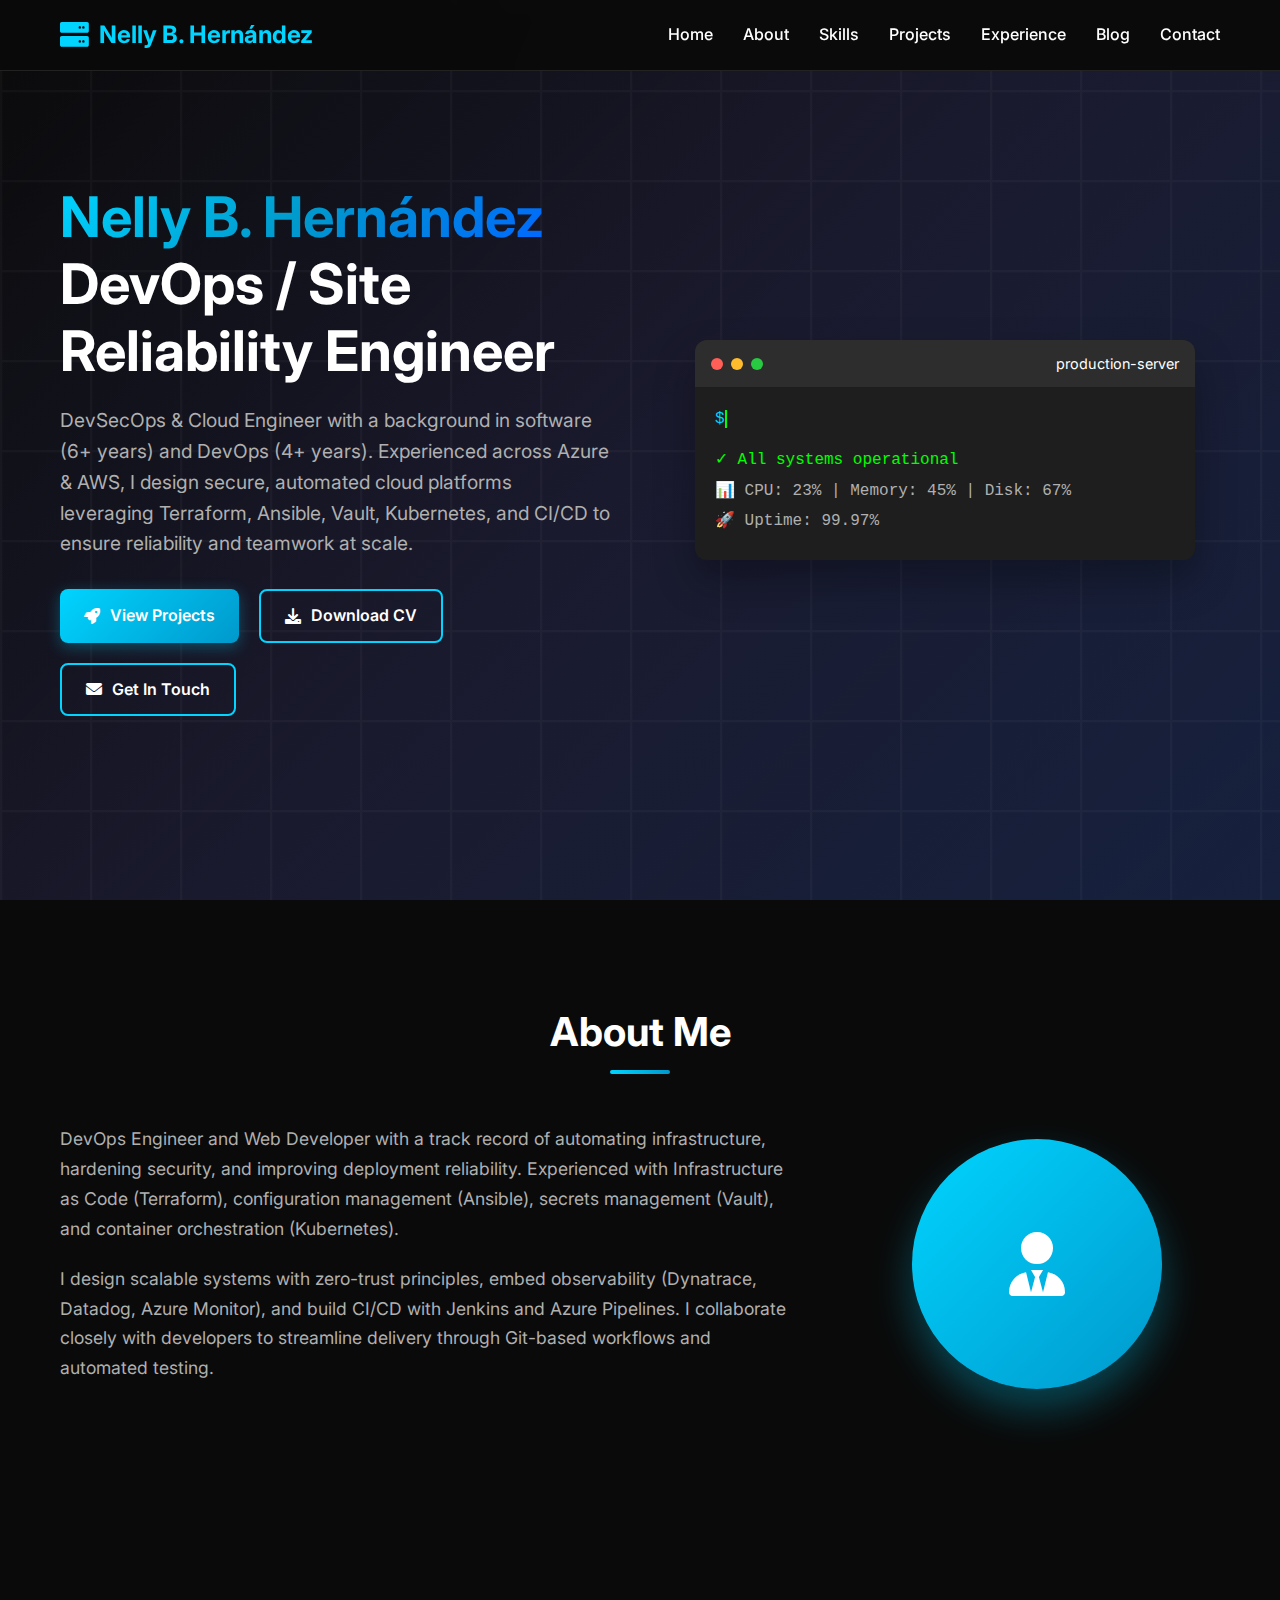
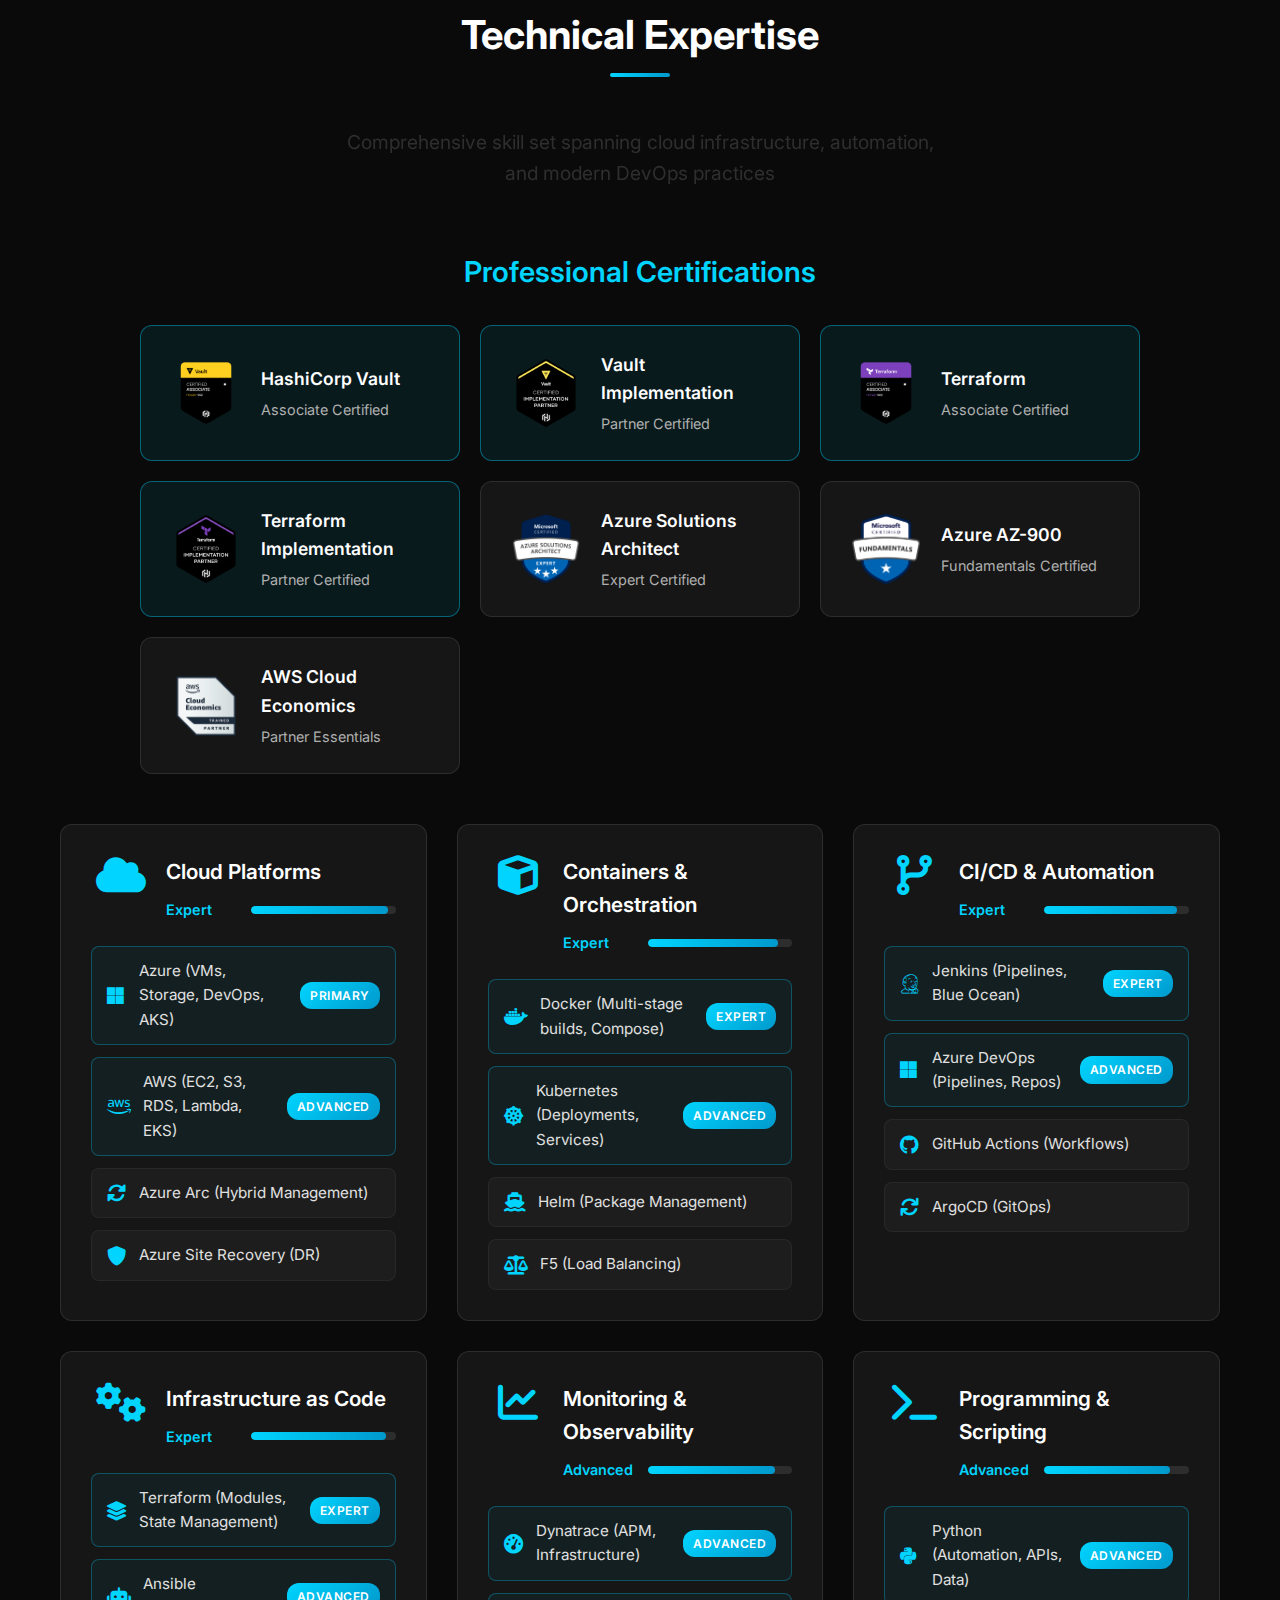
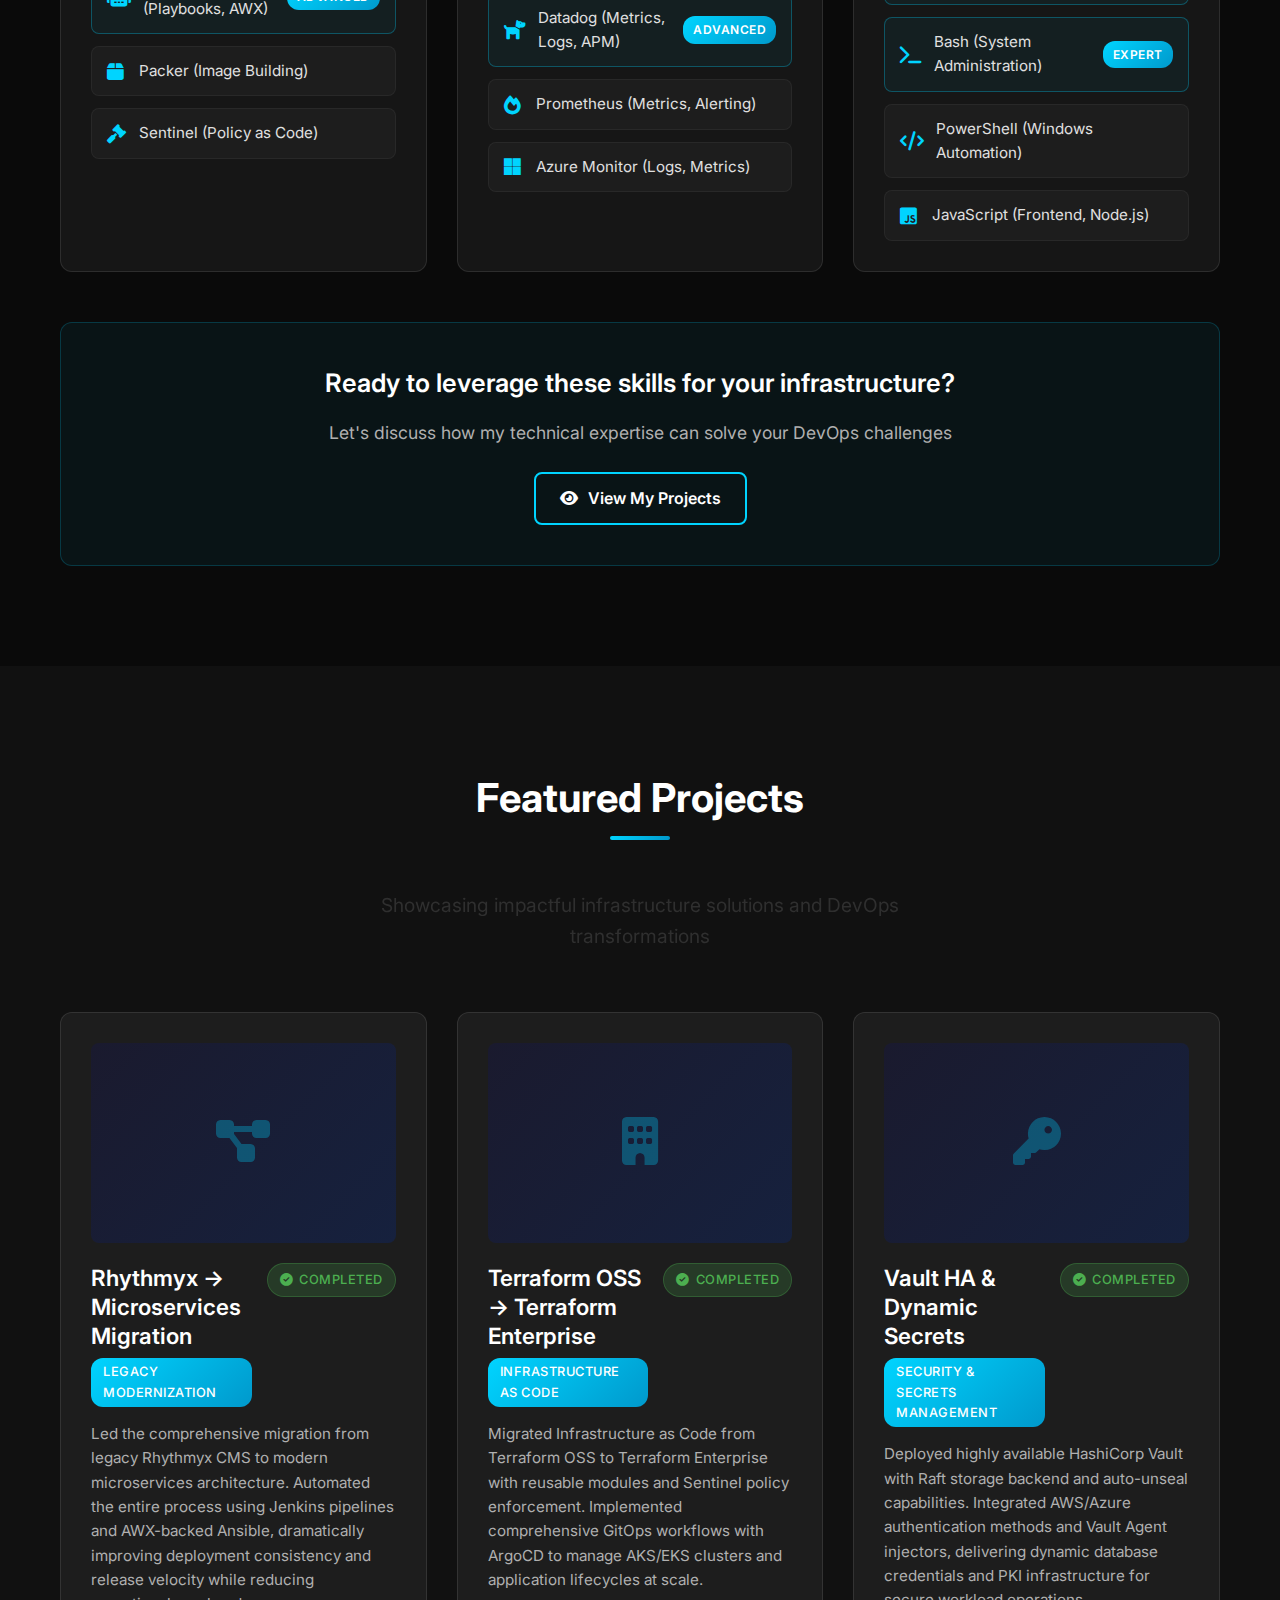
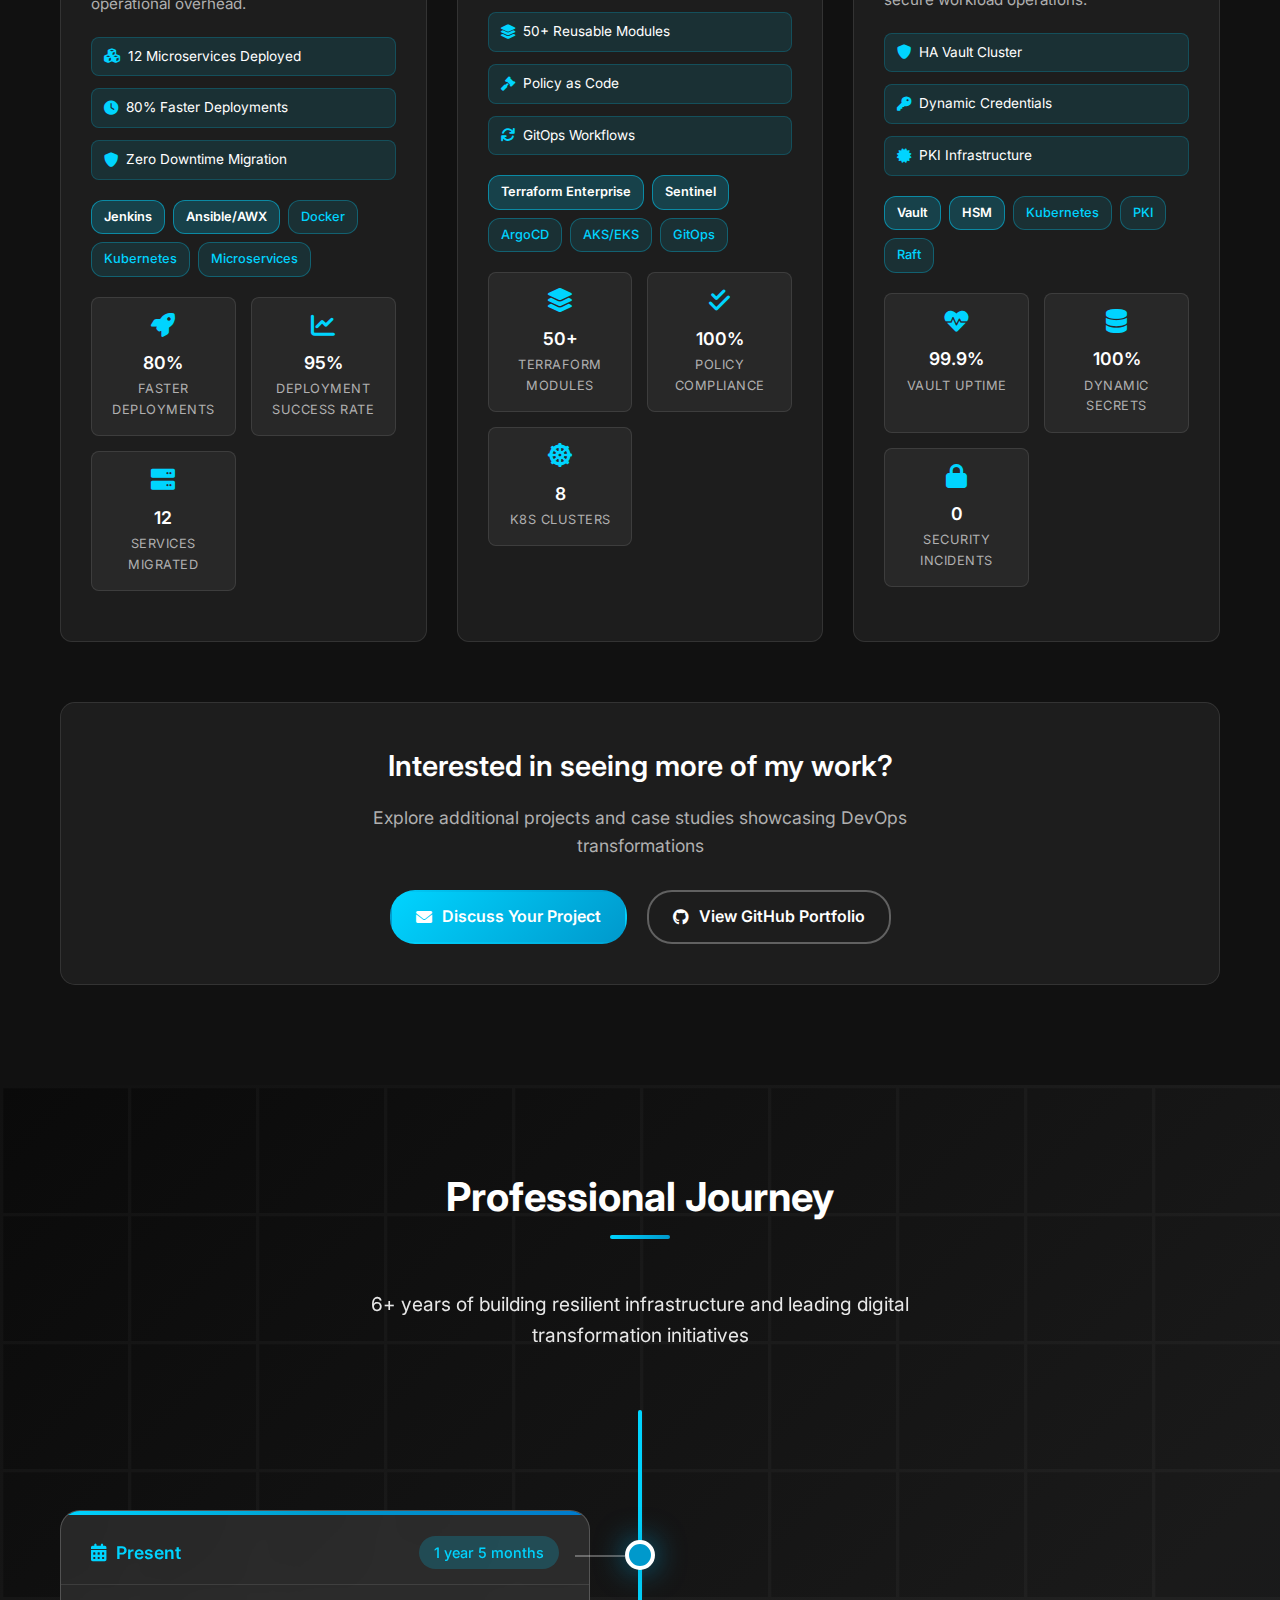
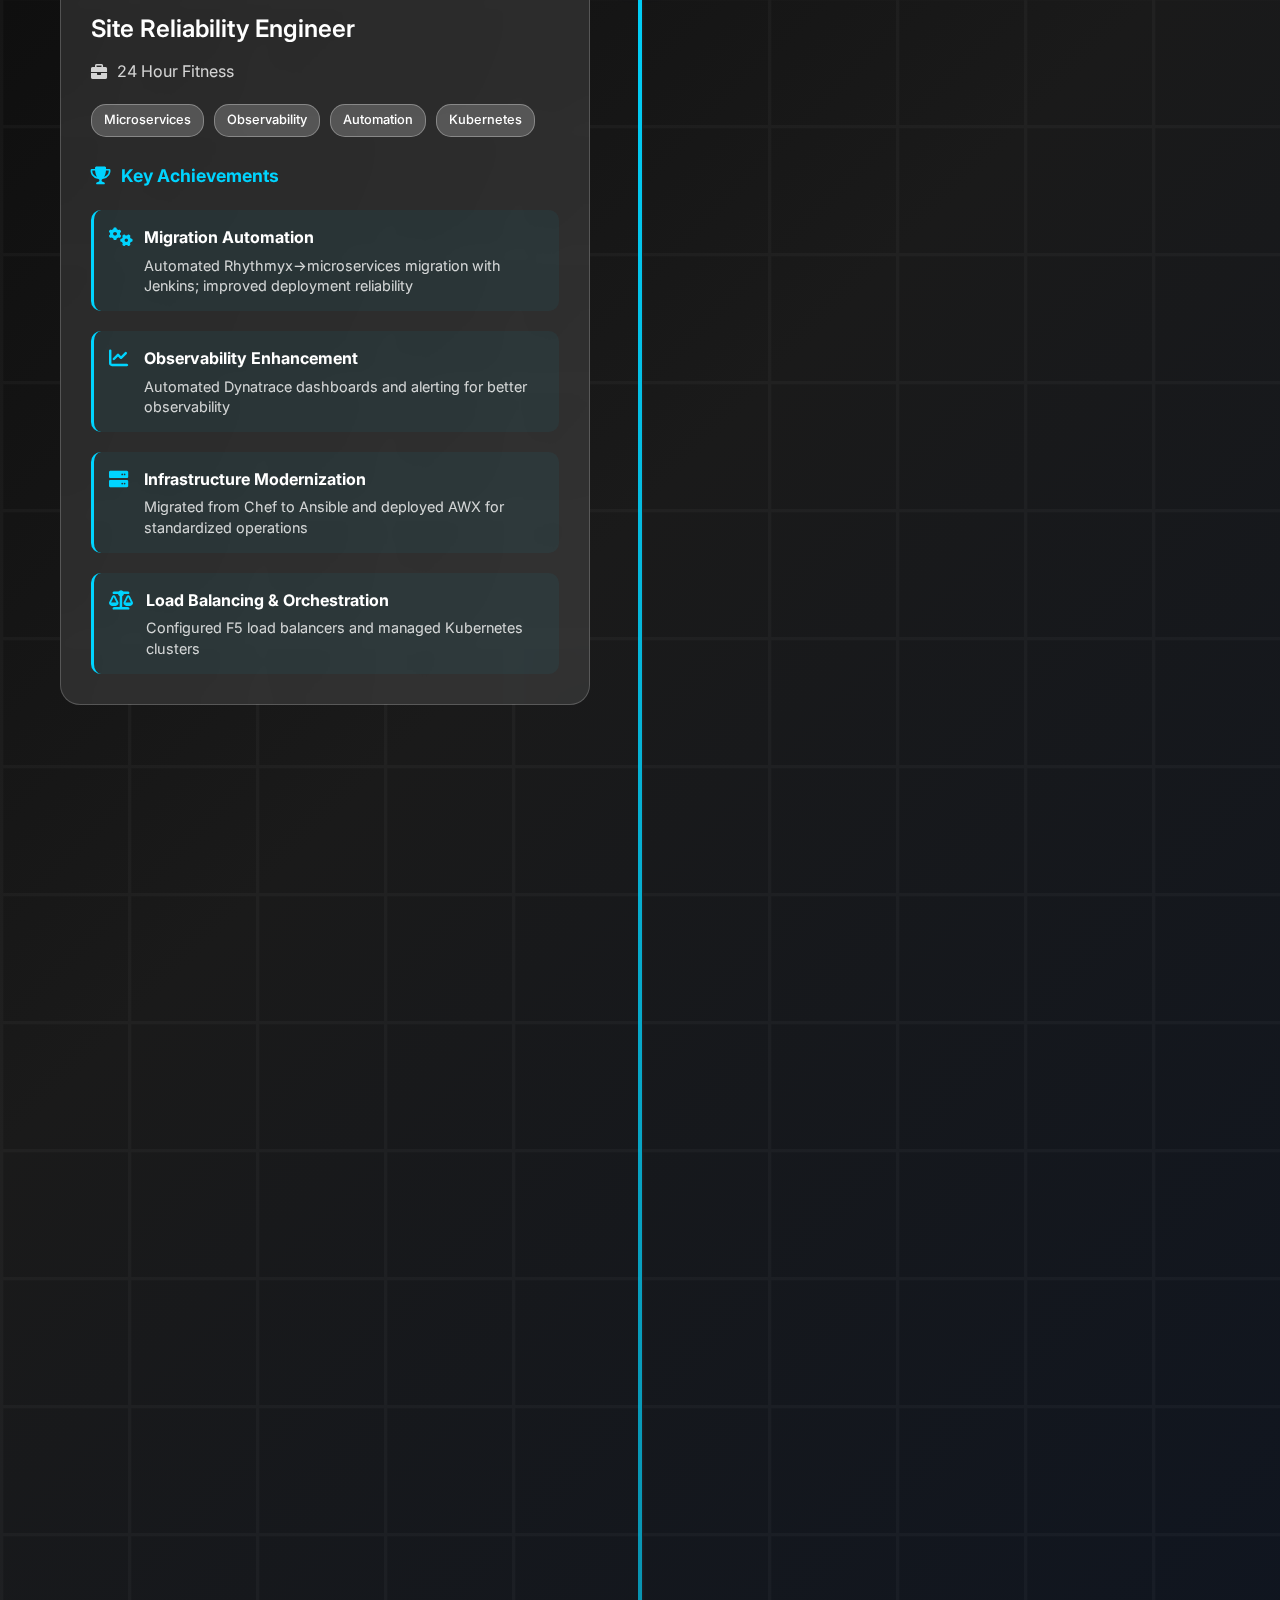
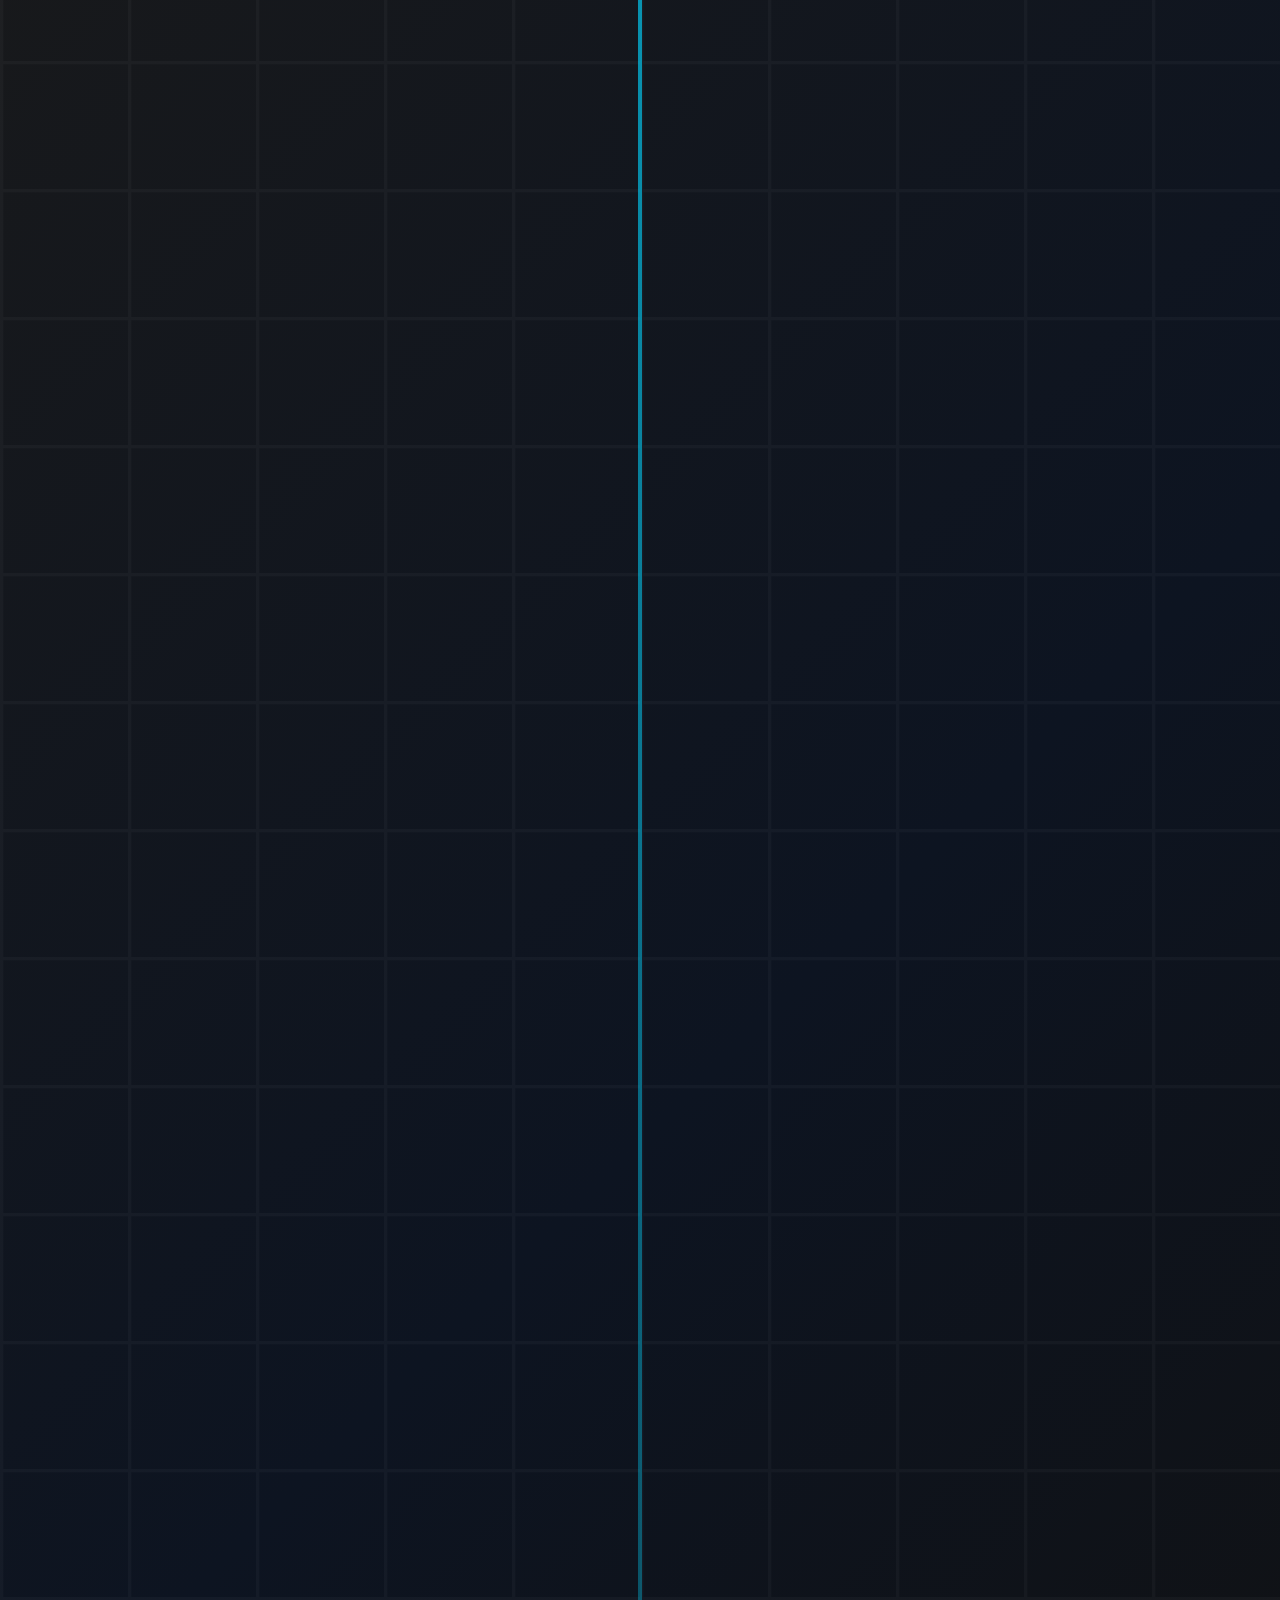
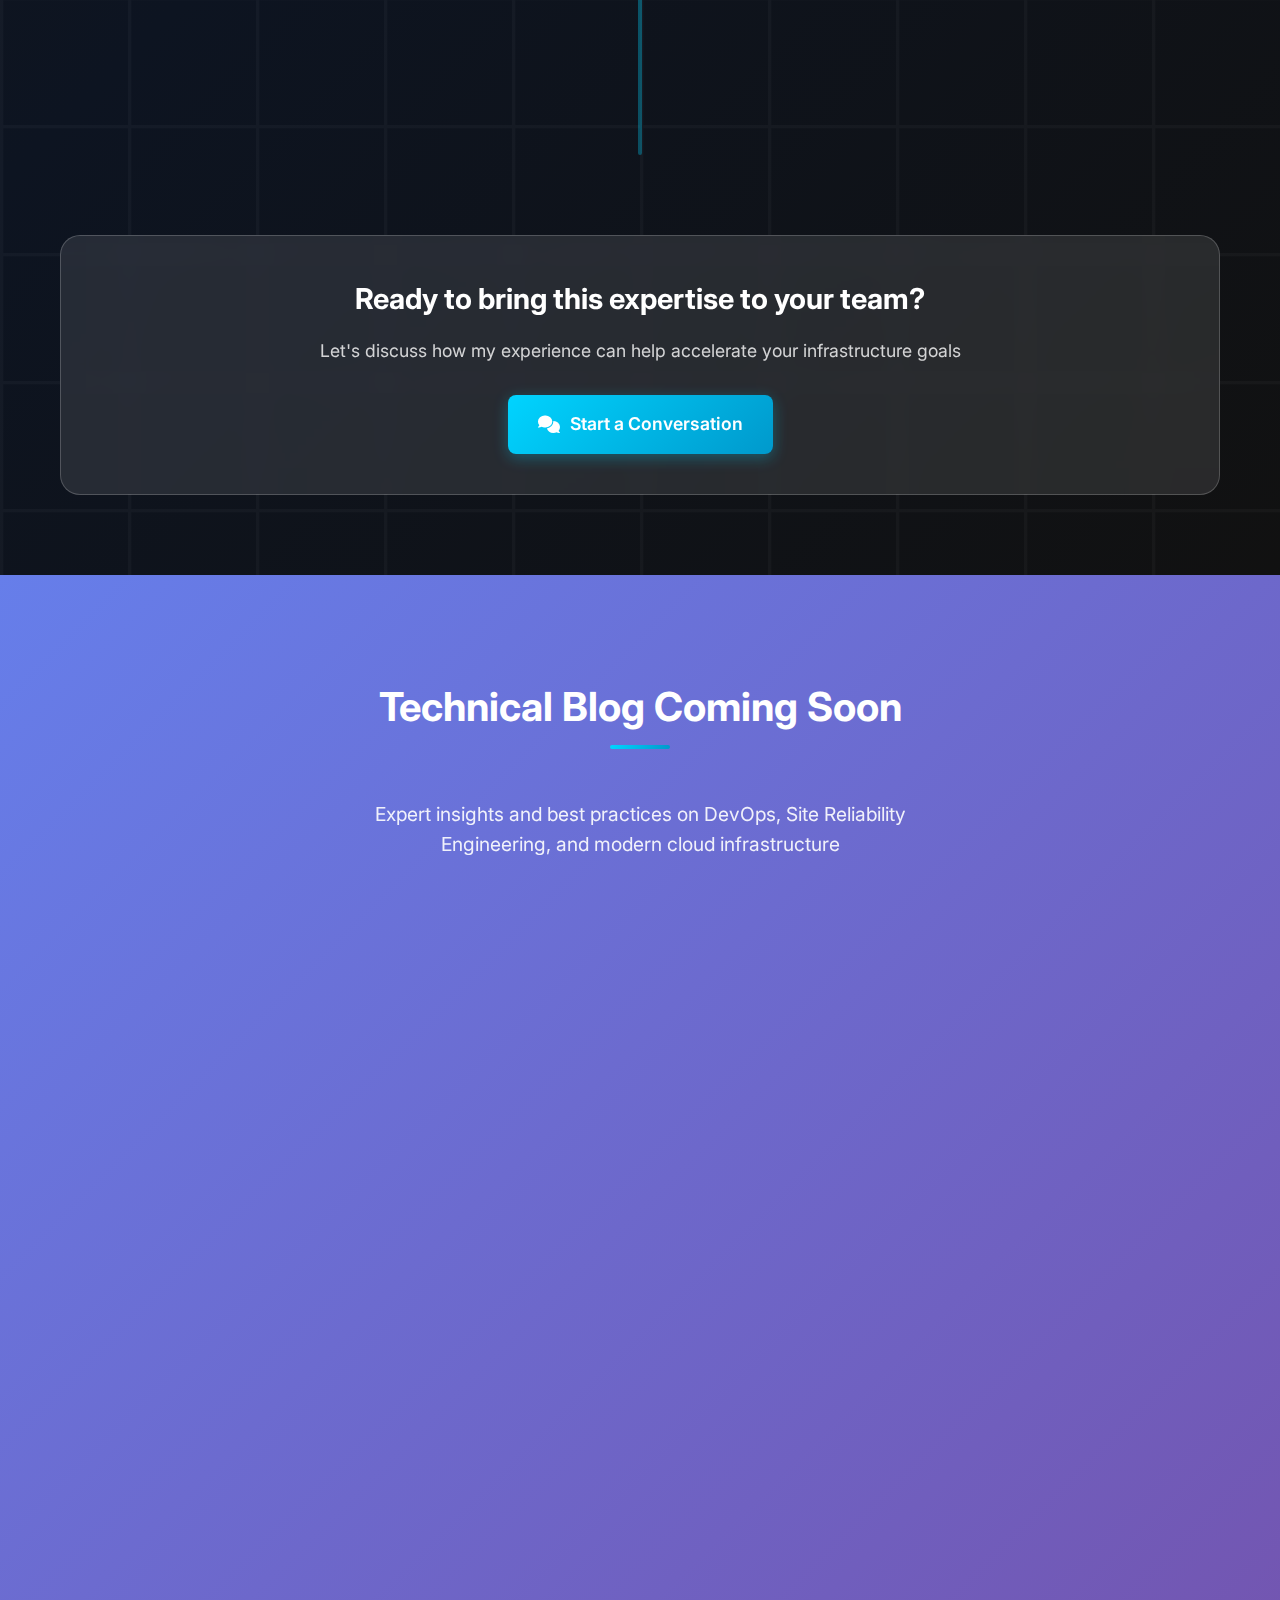
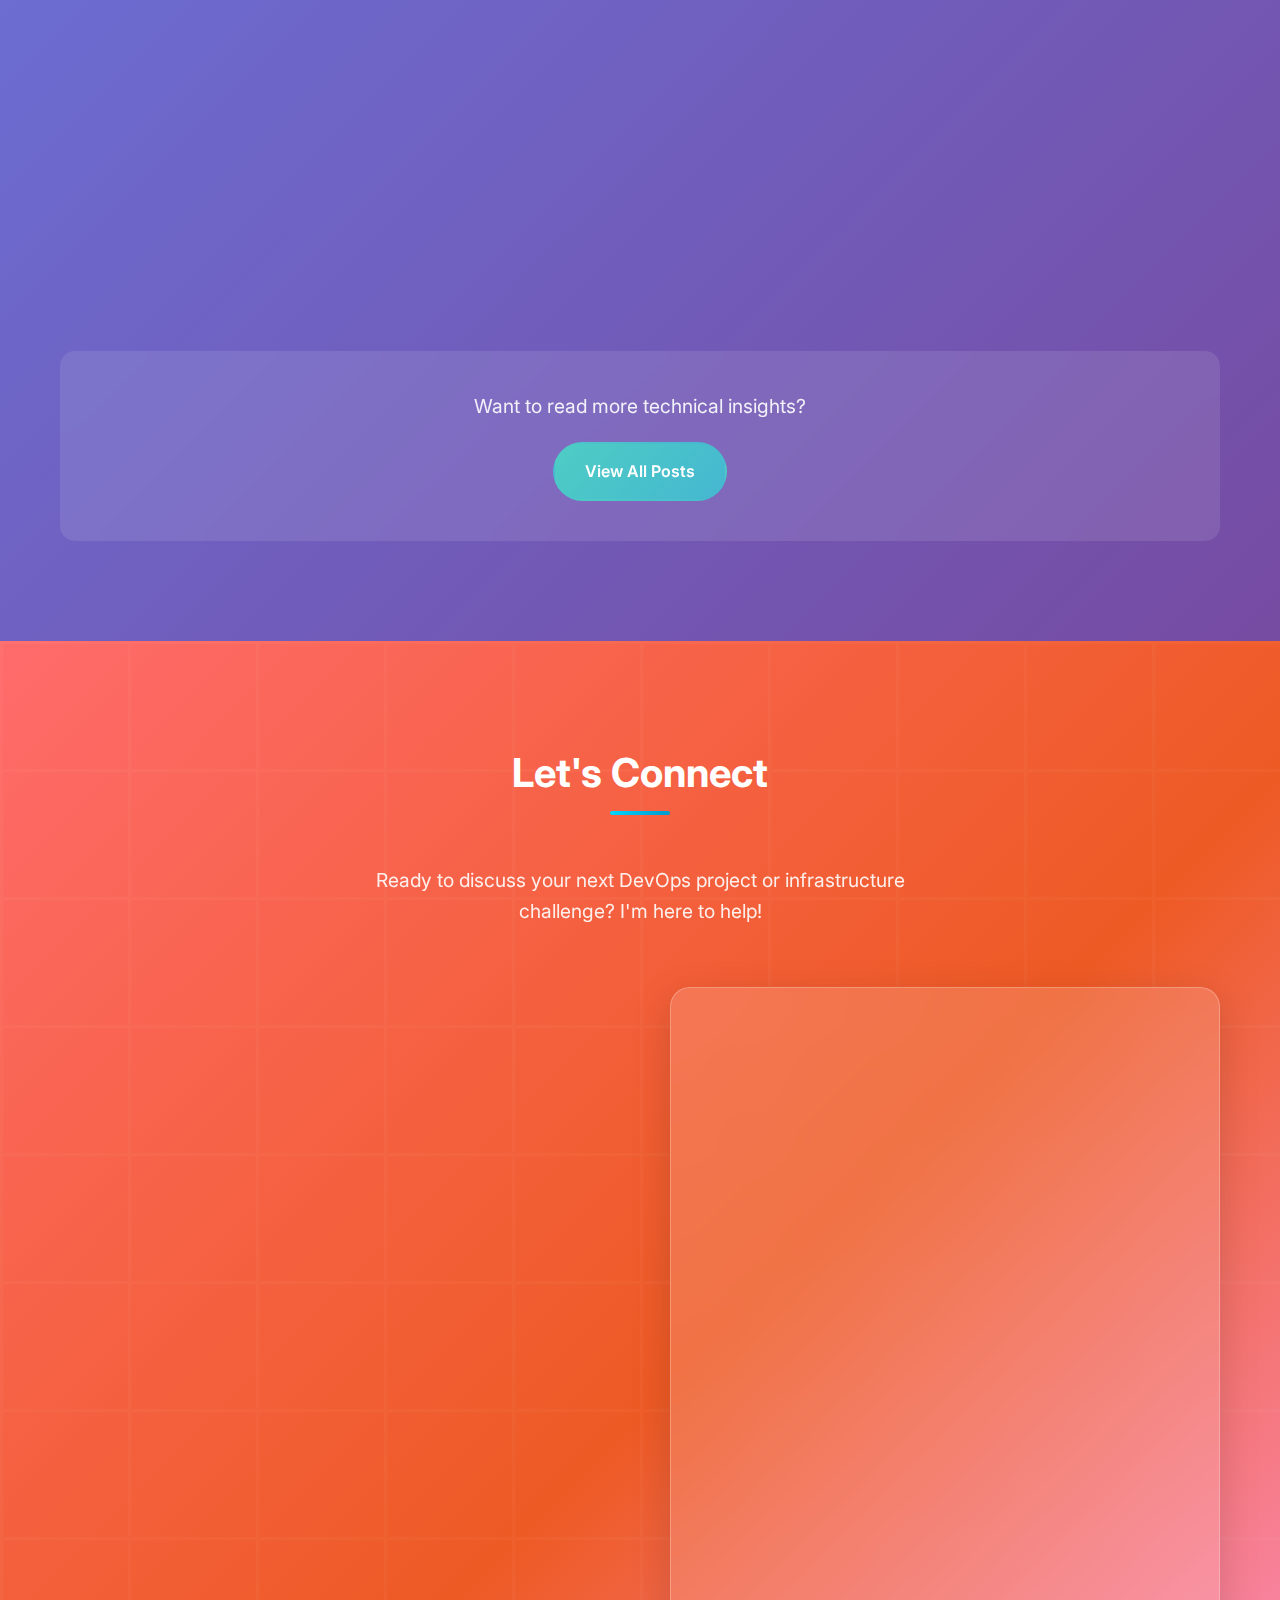
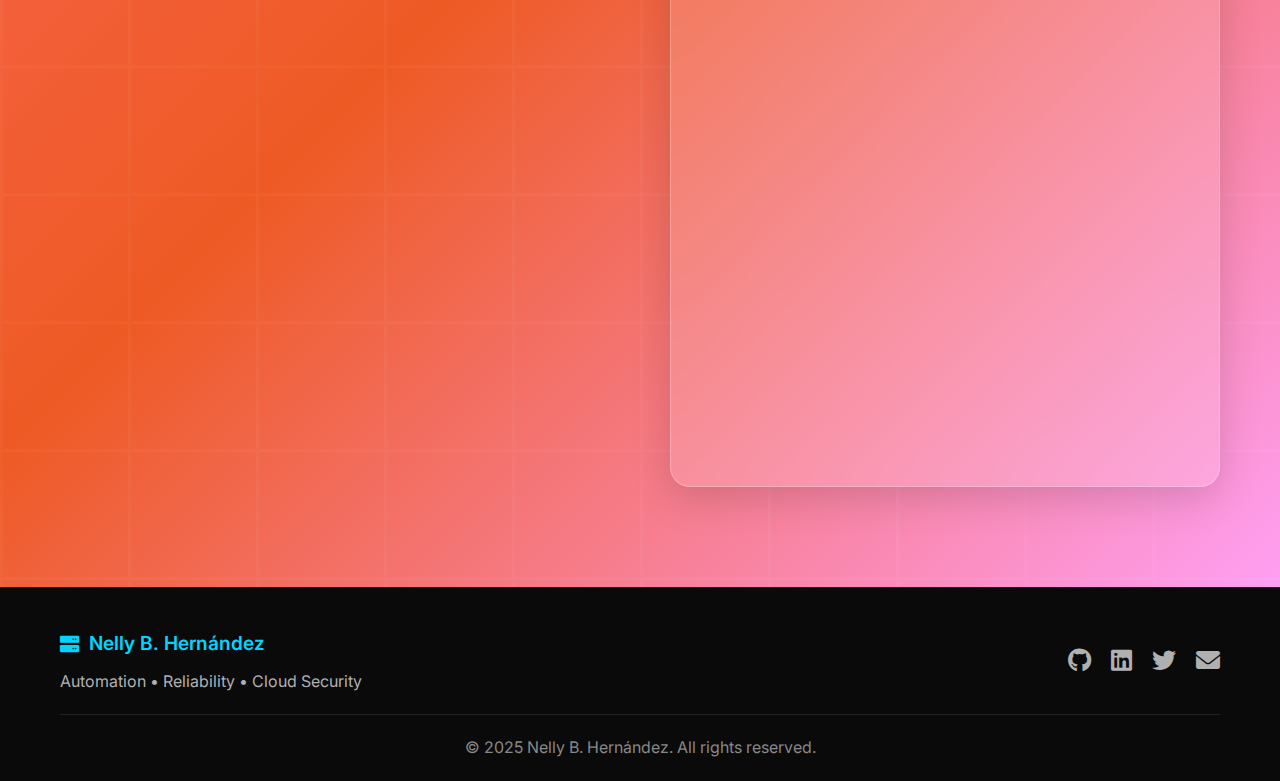
<file: index.html>
<!DOCTYPE html>
<html lang="en">
<head>
    <meta charset="UTF-8">
    <meta name="viewport" content="width=device-width, initial-scale=1.0">
    <title>SRE/DevOps Portfolio - Nelly B. Hernández</title>
    <link rel="stylesheet" href="styles.css">
    <link href="https://cdnjs.cloudflare.com/ajax/libs/font-awesome/6.0.0/css/all.min.css" rel="stylesheet">
    <link href="https://fonts.googleapis.com/css2?family=Inter:wght@300;400;500;600;700&display=swap" rel="stylesheet">
</head>
<body>
    <!-- Navigation -->
    <nav class="navbar">
        <div class="nav-container">
            <div class="nav-logo">
                <i class="fas fa-server"></i>
                <span>Nelly B. Hernández</span>
            </div>
            <ul class="nav-menu">
                <li><a href="#home" class="nav-link">Home</a></li>
                <li><a href="#about" class="nav-link">About</a></li>
                <li><a href="#skills" class="nav-link">Skills</a></li>
                <li><a href="#projects" class="nav-link">Projects</a></li>
                <li><a href="#experience" class="nav-link">Experience</a></li>
                <li><a href="#blog" class="nav-link">Blog</a></li>
                <li><a href="#contact" class="nav-link">Contact</a></li>
            </ul>
            <div class="hamburger">
                <span class="bar"></span>
                <span class="bar"></span>
                <span class="bar"></span>
            </div>
        </div>
    </nav>

    <!-- Hero Section -->
    <section id="home" class="hero">
        <div class="hero-container">
            <div class="hero-content">
                <h1 class="hero-title">
                    <span class="gradient-text">Nelly B. Hernández</span>
                    <br>DevOps / Site Reliability Engineer
                </h1>
                <p class="hero-subtitle">
            DevSecOps & Cloud Engineer with a background in software (6+ years) and DevOps (4+ years). Experienced across Azure & AWS, I design secure, automated cloud platforms leveraging Terraform, Ansible, Vault, Kubernetes, and CI/CD to ensure reliability and teamwork at scale.
                </p>
                <div class="hero-buttons">
                    <a href="#projects" class="btn btn-primary">
                        <i class="fas fa-rocket"></i>
                        View Projects
                    </a>
                    <a href="Nelly B Resume.pdf" class="btn btn-secondary" download="CV_Nelly_Hernandez.pdf">
                        <i class="fas fa-download"></i>
                        Download CV
                    </a>
                    <a href="#contact" class="btn btn-secondary">
                        <i class="fas fa-envelope"></i>
                        Get In Touch
                    </a>
                </div>
            </div>
            <div class="hero-visual">
                <div class="terminal-window">
                    <div class="terminal-header">
                        <div class="terminal-buttons">
                            <span class="btn-close"></span>
                            <span class="btn-minimize"></span>
                            <span class="btn-maximize"></span>
                        </div>
                        <div class="terminal-title">production-server</div>
                    </div>
                    <div class="terminal-body">
                        <div class="terminal-line">
                            <span class="prompt">$ </span>
                            <span class="command typing-animation">kubectl get pods --all-namespaces</span>
                        </div>
                        <div class="terminal-output">
                            <div class="output-line success">✓ All systems operational</div>
                            <div class="output-line">📊 CPU: 23% | Memory: 45% | Disk: 67%</div>
                            <div class="output-line">🚀 Uptime: 99.97%</div>
                        </div>
                    </div>
                </div>
            </div>
        </div>
    </section>

    <!-- About Section -->
    <section id="about" class="about">
        <div class="container">
            <h2 class="section-title">About Me</h2>
            <div class="about-content">
                <div class="about-text">
                    <p>
                        DevOps Engineer and Web Developer with a track record of automating infrastructure, hardening security, and improving deployment reliability. Experienced with Infrastructure as Code (Terraform), configuration management (Ansible), secrets management (Vault), and container orchestration (Kubernetes).
                    </p>
                    <p>
                        I design scalable systems with zero-trust principles, embed observability (Dynatrace, Datadog, Azure Monitor), and build CI/CD with Jenkins and Azure Pipelines. I collaborate closely with developers to streamline delivery through Git-based workflows and automated testing.
                    </p>
                  
                </div>
                <div class="about-image">
                    <div class="image-placeholder">
                        <i class="fas fa-user-tie"></i>
                    </div>
                </div>
            </div>
        </div>
    </section>

    <!-- Skills Section -->
    <section id="skills" class="skills">
        <div class="container">
            <h2 class="section-title">Technical Expertise</h2>
            <p class="section-subtitle">Comprehensive skill set spanning cloud infrastructure, automation, and modern DevOps practices</p>
            
  
            <!-- Certifications Showcase -->
            <div class="certifications-showcase">
                <h3>Professional Certifications</h3>
                <div class="cert-grid">
                    <div class="cert-item featured">
                        <div class="cert-badge">
                            <img src="images/hashicorp-certified-vault-associate-002.png" alt="HashiCorp Vault Associate" class="cert-image">
                        </div>
                        <div class="cert-info">
                            <h4>HashiCorp Vault</h4>
                            <p>Associate Certified</p>
                        </div>
                    </div>
                    <div class="cert-item featured">
                        <div class="cert-badge">
                            <img src="images/vault-certified-hashicorp-implementation-partner-chip.png" alt="Vault Implementation Partner" class="cert-image">
                        </div>
                        <div class="cert-info">
                            <h4>Vault Implementation</h4>
                            <p>Partner Certified</p>
                        </div>
                    </div>
                    <div class="cert-item featured">
                        <div class="cert-badge">
                            <img src="images/hashicorp-certified-terraform-associate-003.png" alt="HashiCorp Terraform Associate" class="cert-image">
                        </div>
                        <div class="cert-info">
                            <h4>Terraform</h4>
                            <p>Associate Certified</p>
                        </div>
                    </div>
                    <div class="cert-item featured">
                        <div class="cert-badge">
                            <img src="images/terraform-certified-hashicorp-implementation-partner-chip.png" alt="Terraform Implementation Partner" class="cert-image">
                        </div>
                        <div class="cert-info">
                            <h4>Terraform Implementation</h4>
                            <p>Partner Certified</p>
                        </div>
                    </div>
                    <div class="cert-item">
                        <div class="cert-badge">
                            <img src="images/badge-azure-solutions-architect-expert.png" alt="Azure Solutions Architect Expert" class="cert-image">
                        </div>
                        <div class="cert-info">
                            <h4>Azure Solutions Architect</h4>
                            <p>Expert Certified</p>
                        </div>
                    </div>
                    <div class="cert-item">
                        <div class="cert-badge">
                            <img src="images/az-900.png" alt="Azure AZ-900 Fundamentals" class="cert-image">
                        </div>
                        <div class="cert-info">
                            <h4>Azure AZ-900</h4>
                            <p>Fundamentals Certified</p>
                        </div>
                    </div>
                    <div class="cert-item">
                        <div class="cert-badge">
                            <img src="images/aws-partner-cloud-economics-essentials.png" alt="AWS Partner Cloud Economics Essentials" class="cert-image">
                        </div>
                        <div class="cert-info">
                            <h4>AWS Cloud Economics</h4>
                            <p>Partner Essentials</p>
                        </div>
                    </div>
                </div>
            </div>
            
            <div class="skills-grid">
                <div class="skill-category">
                    <div class="skill-header">
                        <div class="skill-icon">
                            <i class="fas fa-cloud"></i>
                        </div>
                        <div class="skill-info">
                            <h3>Cloud Platforms</h3>
                            <div class="skill-level">
                                <span class="level-text">Expert</span>
                                <div class="level-bar">
                                    <div class="level-fill" style="width: 95%"></div>
                                </div>
                            </div>
                        </div>
                    </div>
                    <div class="skill-items">
                        <div class="skill-item featured">
                            <i class="fab fa-microsoft"></i>
                            <span>Azure (VMs, Storage, DevOps, AKS)</span>
                            <div class="skill-badge">Primary</div>
                        </div>
                        <div class="skill-item featured">
                            <i class="fab fa-aws"></i>
                            <span>AWS (EC2, S3, RDS, Lambda, EKS)</span>
                            <div class="skill-badge">Advanced</div>
                        </div>
                        <div class="skill-item">
                            <i class="fas fa-sync-alt"></i>
                            <span>Azure Arc (Hybrid Management)</span>
                        </div>
                        <div class="skill-item">
                            <i class="fas fa-shield-alt"></i>
                            <span>Azure Site Recovery (DR)</span>
                        </div>
                    </div>
                </div>
                
                <div class="skill-category">
                    <div class="skill-header">
                        <div class="skill-icon">
                            <i class="fas fa-cube"></i>
                        </div>
                        <div class="skill-info">
                            <h3>Containers & Orchestration</h3>
                            <div class="skill-level">
                                <span class="level-text">Expert</span>
                                <div class="level-bar">
                                    <div class="level-fill" style="width: 90%"></div>
                                </div>
                            </div>
                        </div>
                    </div>
                    <div class="skill-items">
                        <div class="skill-item featured">
                            <i class="fab fa-docker"></i>
                            <span>Docker (Multi-stage builds, Compose)</span>
                            <div class="skill-badge">Expert</div>
                        </div>
                        <div class="skill-item featured">
                            <i class="fas fa-dharmachakra"></i>
                            <span>Kubernetes (Deployments, Services)</span>
                            <div class="skill-badge">Advanced</div>
                        </div>
                        <div class="skill-item">
                            <i class="fas fa-ship"></i>
                            <span>Helm (Package Management)</span>
                        </div>
                        <div class="skill-item">
                            <i class="fas fa-balance-scale"></i>
                            <span>F5 (Load Balancing)</span>
                        </div>
                    </div>
                </div>
                
                <div class="skill-category">
                    <div class="skill-header">
                        <div class="skill-icon">
                            <i class="fas fa-code-branch"></i>
                        </div>
                        <div class="skill-info">
                            <h3>CI/CD & Automation</h3>
                            <div class="skill-level">
                                <span class="level-text">Expert</span>
                                <div class="level-bar">
                                    <div class="level-fill" style="width: 92%"></div>
                                </div>
                            </div>
                        </div>
                    </div>
                    <div class="skill-items">
                        <div class="skill-item featured">
                            <i class="fab fa-jenkins"></i>
                            <span>Jenkins (Pipelines, Blue Ocean)</span>
                            <div class="skill-badge">Expert</div>
                        </div>
                        <div class="skill-item featured">
                            <i class="fab fa-microsoft"></i>
                            <span>Azure DevOps (Pipelines, Repos)</span>
                            <div class="skill-badge">Advanced</div>
                        </div>
                        <div class="skill-item">
                            <i class="fab fa-github"></i>
                            <span>GitHub Actions (Workflows)</span>
                        </div>
                        <div class="skill-item">
                            <i class="fas fa-sync"></i>
                            <span>ArgoCD (GitOps)</span>
                        </div>
                    </div>
                </div>
                
                <div class="skill-category">
                    <div class="skill-header">
                        <div class="skill-icon">
                            <i class="fas fa-cogs"></i>
                        </div>
                        <div class="skill-info">
                            <h3>Infrastructure as Code</h3>
                            <div class="skill-level">
                                <span class="level-text">Expert</span>
                                <div class="level-bar">
                                    <div class="level-fill" style="width: 93%"></div>
                                </div>
                            </div>
                        </div>
                    </div>
                    <div class="skill-items">
                        <div class="skill-item featured">
                            <i class="fas fa-layer-group"></i>
                            <span>Terraform (Modules, State Management)</span>
                            <div class="skill-badge">Expert</div>
                        </div>
                        <div class="skill-item featured">
                            <i class="fas fa-robot"></i>
                            <span>Ansible (Playbooks, AWX)</span>
                            <div class="skill-badge">Advanced</div>
                        </div>
                        <div class="skill-item">
                            <i class="fas fa-box"></i>
                            <span>Packer (Image Building)</span>
                        </div>
                        <div class="skill-item">
                            <i class="fas fa-gavel"></i>
                            <span>Sentinel (Policy as Code)</span>
                        </div>
                    </div>
                </div>
                
                <div class="skill-category">
                    <div class="skill-header">
                        <div class="skill-icon">
                            <i class="fas fa-chart-line"></i>
                        </div>
                        <div class="skill-info">
                            <h3>Monitoring & Observability</h3>
                            <div class="skill-level">
                                <span class="level-text">Advanced</span>
                                <div class="level-bar">
                                    <div class="level-fill" style="width: 88%"></div>
                                </div>
                            </div>
                        </div>
                    </div>
                    <div class="skill-items">
                        <div class="skill-item featured">
                            <i class="fas fa-tachometer-alt"></i>
                            <span>Dynatrace (APM, Infrastructure)</span>
                            <div class="skill-badge">Advanced</div>
                        </div>
                        <div class="skill-item featured">
                            <i class="fas fa-dog"></i>
                            <span>Datadog (Metrics, Logs, APM)</span>
                            <div class="skill-badge">Advanced</div>
                        </div>
                        <div class="skill-item">
                            <i class="fas fa-fire"></i>
                            <span>Prometheus (Metrics, Alerting)</span>
                        </div>
                        <div class="skill-item">
                            <i class="fab fa-microsoft"></i>
                            <span>Azure Monitor (Logs, Metrics)</span>
                        </div>
                    </div>
                </div>
                
                <div class="skill-category">
                    <div class="skill-header">
                        <div class="skill-icon">
                            <i class="fas fa-terminal"></i>
                        </div>
                        <div class="skill-info">
                            <h3>Programming & Scripting</h3>
                            <div class="skill-level">
                                <span class="level-text">Advanced</span>
                                <div class="level-bar">
                                    <div class="level-fill" style="width: 87%"></div>
                                </div>
                            </div>
                        </div>
                    </div>
                    <div class="skill-items">
                        <div class="skill-item featured">
                            <i class="fab fa-python"></i>
                            <span>Python (Automation, APIs, Data)</span>
                            <div class="skill-badge">Advanced</div>
                        </div>
                        <div class="skill-item featured">
                            <i class="fas fa-terminal"></i>
                            <span>Bash (System Administration)</span>
                            <div class="skill-badge">Expert</div>
                        </div>
                        <div class="skill-item">
                            <i class="fas fa-code"></i>
                            <span>PowerShell (Windows Automation)</span>
                        </div>
                        <div class="skill-item">
                            <i class="fab fa-js-square"></i>
                            <span>JavaScript (Frontend, Node.js)</span>
                        </div>
                    </div>
                </div>
            </div>
            
            <div class="skills-cta">
                <h3>Ready to leverage these skills for your infrastructure?</h3>
                <p>Let's discuss how my technical expertise can solve your DevOps challenges</p>
                <a href="#projects" class="btn btn-secondary">
                    <i class="fas fa-eye"></i>
                    View My Projects
                </a>
            </div>
        </div>
    </section>

    <!-- Projects Section -->
    <section id="projects" class="projects">
        <div class="container">
            <h2 class="section-title">Featured Projects</h2>
            <p class="section-subtitle">Showcasing impactful infrastructure solutions and DevOps transformations</p>
            
          
            
            <div class="projects-grid">
                <div class="project-card featured">
                    <div class="project-image">
                        <div class="project-overlay">
                            <div class="project-links">
                                <a href="#" class="project-link" title="View Details">
                                    <i class="fas fa-external-link-alt"></i>
                                </a>
                                <a href="#" class="project-link" title="View Code">
                                    <i class="fab fa-github"></i>
                                </a>
                            </div>
                        </div>
                        <div class="project-icon">
                            <i class="fas fa-diagram-project"></i>
                        </div>
                    </div>
                    <div class="project-content">
                        <div class="project-header">
                            <div class="project-title-section">
                                <h3>Rhythmyx → Microservices Migration</h3>
                                <div class="project-category">Legacy Modernization</div>
                            </div>
                            <div class="project-status completed">
                                <i class="fas fa-check-circle"></i>
                                <span>Completed</span>
                            </div>
                        </div>
                        <p class="project-description">
                            Led the comprehensive migration from legacy Rhythmyx CMS to modern microservices architecture. Automated the entire process using Jenkins pipelines and AWX-backed Ansible, dramatically improving deployment consistency and release velocity while reducing operational overhead.
                        </p>
                        <div class="project-highlights">
                            <div class="highlight-item">
                                <i class="fas fa-cubes"></i>
                                <span>12 Microservices Deployed</span>
                            </div>
                            <div class="highlight-item">
                                <i class="fas fa-clock"></i>
                                <span>80% Faster Deployments</span>
                            </div>
                            <div class="highlight-item">
                                <i class="fas fa-shield-alt"></i>
                                <span>Zero Downtime Migration</span>
                            </div>
                        </div>
                        <div class="project-tech">
                            <span class="tech-tag primary">Jenkins</span>
                            <span class="tech-tag primary">Ansible/AWX</span>
                            <span class="tech-tag">Docker</span>
                            <span class="tech-tag">Kubernetes</span>
                            <span class="tech-tag">Microservices</span>
                        </div>
                        <div class="project-metrics">
                            <div class="metric">
                                <div class="metric-icon">
                                    <i class="fas fa-rocket"></i>
                                </div>
                                <div class="metric-info">
                                    <span class="metric-value">80%</span>
                                    <span class="metric-label">Faster Deployments</span>
                                </div>
                            </div>
                            <div class="metric">
                                <div class="metric-icon">
                                    <i class="fas fa-chart-line"></i>
                                </div>
                                <div class="metric-info">
                                    <span class="metric-value">95%</span>
                                    <span class="metric-label">Deployment Success Rate</span>
                                </div>
                            </div>
                            <div class="metric">
                                <div class="metric-icon">
                                    <i class="fas fa-server"></i>
                                </div>
                                <div class="metric-info">
                                    <span class="metric-value">12</span>
                                    <span class="metric-label">Services Migrated</span>
                                </div>
                            </div>
                        </div>
                    </div>
                </div>
                
                <div class="project-card">
                    <div class="project-image">
                        <div class="project-overlay">
                            <div class="project-links">
                                <a href="#" class="project-link" title="View Details">
                                    <i class="fas fa-external-link-alt"></i>
                                </a>
                                <a href="#" class="project-link" title="View Documentation">
                                    <i class="fas fa-book"></i>
                                </a>
                            </div>
                        </div>
                        <div class="project-icon">
                            <i class="fas fa-building"></i>
                        </div>
                    </div>
                    <div class="project-content">
                        <div class="project-header">
                            <div class="project-title-section">
                                <h3>Terraform OSS → Terraform Enterprise</h3>
                                <div class="project-category">Infrastructure as Code</div>
                            </div>
                            <div class="project-status completed">
                                <i class="fas fa-check-circle"></i>
                                <span>Completed</span>
                            </div>
                        </div>
                        <p class="project-description">
                            Migrated Infrastructure as Code from Terraform OSS to Terraform Enterprise with reusable modules and Sentinel policy enforcement. Implemented comprehensive GitOps workflows with ArgoCD to manage AKS/EKS clusters and application lifecycles at scale.
                        </p>
                        <div class="project-highlights">
                            <div class="highlight-item">
                                <i class="fas fa-layer-group"></i>
                                <span>50+ Reusable Modules</span>
                            </div>
                            <div class="highlight-item">
                                <i class="fas fa-gavel"></i>
                                <span>Policy as Code</span>
                            </div>
                            <div class="highlight-item">
                                <i class="fas fa-sync"></i>
                                <span>GitOps Workflows</span>
                            </div>
                        </div>
                        <div class="project-tech">
                            <span class="tech-tag primary">Terraform Enterprise</span>
                            <span class="tech-tag primary">Sentinel</span>
                            <span class="tech-tag">ArgoCD</span>
                            <span class="tech-tag">AKS/EKS</span>
                            <span class="tech-tag">GitOps</span>
                        </div>
                        <div class="project-metrics">
                            <div class="metric">
                                <div class="metric-icon">
                                    <i class="fas fa-layer-group"></i>
                                </div>
                                <div class="metric-info">
                                    <span class="metric-value">50+</span>
                                    <span class="metric-label">Terraform Modules</span>
                                </div>
                            </div>
                            <div class="metric">
                                <div class="metric-icon">
                                    <i class="fas fa-check-double"></i>
                                </div>
                                <div class="metric-info">
                                    <span class="metric-value">100%</span>
                                    <span class="metric-label">Policy Compliance</span>
                                </div>
                            </div>
                            <div class="metric">
                                <div class="metric-icon">
                                    <i class="fas fa-dharmachakra"></i>
                                </div>
                                <div class="metric-info">
                                    <span class="metric-value">8</span>
                                    <span class="metric-label">K8s Clusters</span>
                                </div>
                            </div>
                        </div>
                    </div>
                </div>
                
                <div class="project-card">
                    <div class="project-image">
                        <div class="project-overlay">
                            <div class="project-links">
                                <a href="#" class="project-link" title="View Details">
                                    <i class="fas fa-external-link-alt"></i>
                                </a>
                                <a href="#" class="project-link" title="Security Documentation">
                                    <i class="fas fa-shield-alt"></i>
                                </a>
                            </div>
                        </div>
                        <div class="project-icon">
                            <i class="fas fa-key"></i>
                        </div>
                    </div>
                    <div class="project-content">
                        <div class="project-header">
                            <div class="project-title-section">
                                <h3>Vault HA & Dynamic Secrets</h3>
                                <div class="project-category">Security & Secrets Management</div>
                            </div>
                            <div class="project-status completed">
                                <i class="fas fa-check-circle"></i>
                                <span>Completed</span>
                            </div>
                        </div>
                        <p class="project-description">
                            Deployed highly available HashiCorp Vault with Raft storage backend and auto-unseal capabilities. Integrated AWS/Azure authentication methods and Vault Agent injectors, delivering dynamic database credentials and PKI infrastructure for secure workload operations.
                        </p>
                        <div class="project-highlights">
                            <div class="highlight-item">
                                <i class="fas fa-shield-alt"></i>
                                <span>HA Vault Cluster</span>
                            </div>
                            <div class="highlight-item">
                                <i class="fas fa-key"></i>
                                <span>Dynamic Credentials</span>
                            </div>
                            <div class="highlight-item">
                                <i class="fas fa-certificate"></i>
                                <span>PKI Infrastructure</span>
                            </div>
                        </div>
                        <div class="project-tech">
                            <span class="tech-tag primary">Vault</span>
                            <span class="tech-tag primary">HSM</span>
                            <span class="tech-tag">Kubernetes</span>
                            <span class="tech-tag">PKI</span>
                            <span class="tech-tag">Raft</span>
                        </div>
                        <div class="project-metrics">
                            <div class="metric">
                                <div class="metric-icon">
                                    <i class="fas fa-heartbeat"></i>
                                </div>
                                <div class="metric-info">
                                    <span class="metric-value">99.9%</span>
                                    <span class="metric-label">Vault Uptime</span>
                                </div>
                            </div>
                            <div class="metric">
                                <div class="metric-icon">
                                    <i class="fas fa-database"></i>
                                </div>
                                <div class="metric-info">
                                    <span class="metric-value">100%</span>
                                    <span class="metric-label">Dynamic Secrets</span>
                                </div>
                            </div>
                            <div class="metric">
                                <div class="metric-icon">
                                    <i class="fas fa-lock"></i>
                                </div>
                                <div class="metric-info">
                                    <span class="metric-value">0</span>
                                    <span class="metric-label">Security Incidents</span>
                                </div>
                            </div>
                        </div>
                    </div>
                </div>
            </div>
            
            <div class="projects-cta">
                <h3>Interested in seeing more of my work?</h3>
                <p>Explore additional projects and case studies showcasing DevOps transformations</p>
                <div class="cta-buttons">
                    <a href="#contact" class="cta-button">
                        <i class="fas fa-envelope"></i>
                        Discuss Your Project
                    </a>
                    <a href="#" class="cta-button secondary">
                        <i class="fab fa-github"></i>
                        View GitHub Portfolio
                    </a>
                </div>
            </div>
        </div>
    </section>

    <!-- Experience Section -->
    <section id="experience" class="experience">
        <div class="container">
            <h2 class="section-title">Professional Journey</h2>
            <p class="section-subtitle">6+ years of building resilient infrastructure and leading digital transformation initiatives</p>
            <div class="timeline">
                <div class="timeline-item active">
                    <div class="timeline-marker">
                        <div class="timeline-dot"></div>
                        <div class="timeline-line"></div>
                    </div>
                    <div class="timeline-card">
                        <div class="timeline-header">
                            <div class="timeline-date">
                                <i class="fas fa-calendar-alt"></i>
                                <span>Present</span>
                            </div>
                            <div class="timeline-duration">1 year 5 months</div>
                        </div>
                        <div class="timeline-content">
                            <div class="role-info">
                                <h3>Site Reliability Engineer</h3>
                                <h4><i class="fas fa-briefcase"></i> 24 Hour Fitness</h4>
                                <div class="role-tags">
                                    <span class="tag">Microservices</span>
                                    <span class="tag">Observability</span>
                                    <span class="tag">Automation</span>
                                    <span class="tag">Kubernetes</span>
                                </div>
                            </div>
                            <div class="achievements">
                                <h5><i class="fas fa-trophy"></i> Key Achievements</h5>
                                <div class="achievement-grid">
                                    <div class="achievement-item">
                                        <i class="fas fa-cogs"></i>
                                        <div>
                                            <strong>Migration Automation</strong>
                                            <p>Automated Rhythmyx→microservices migration with Jenkins; improved deployment reliability</p>
                                        </div>
                                    </div>
                                    <div class="achievement-item">
                                        <i class="fas fa-chart-line"></i>
                                        <div>
                                            <strong>Observability Enhancement</strong>
                                            <p>Automated Dynatrace dashboards and alerting for better observability</p>
                                        </div>
                                    </div>
                                    <div class="achievement-item">
                                        <i class="fas fa-server"></i>
                                        <div>
                                            <strong>Infrastructure Modernization</strong>
                                            <p>Migrated from Chef to Ansible and deployed AWX for standardized operations</p>
                                        </div>
                                    </div>
                                    <div class="achievement-item">
                                        <i class="fas fa-balance-scale"></i>
                                        <div>
                                            <strong>Load Balancing & Orchestration</strong>
                                            <p>Configured F5 load balancers and managed Kubernetes clusters</p>
                                        </div>
                                    </div>
                                </div>
                            </div>
                        </div>
                    </div>
                </div>
                
                <div class="timeline-item">
                    <div class="timeline-marker">
                        <div class="timeline-dot"></div>
                        <div class="timeline-line"></div>
                    </div>
                    <div class="timeline-card">
                        <div class="timeline-header">
                            <div class="timeline-date">
                                <i class="fas fa-calendar-alt"></i>
                                <span>2022 - 2024</span>
                            </div>
                            <div class="timeline-duration">24 months</div>
                        </div>
                        <div class="timeline-content">
                            <div class="role-info">
                                <h3>DevOps Engineer</h3>
                                <h4><i class="fas fa-building"></i> OneAmerica (via TechMahindra)</h4>
                                <div class="role-tags">
                                    <span class="tag">Terraform</span>
                                    <span class="tag">Azure</span>
                                    <span class="tag">Compliance</span>
                                    <span class="tag">Automation</span>
                                </div>
                            </div>
                            <div class="achievements">
                                <h5><i class="fas fa-star"></i> Key Contributions</h5>
                                <div class="achievement-grid">
                                    <div class="achievement-item">
                                        <i class="fas fa-code"></i>
                                        <div>
                                            <strong>Infrastructure as Code</strong>
                                            <p>Designed & managed Terraform-based infrastructure with compliance and scalability</p>
                                        </div>
                                    </div>
                                    <div class="achievement-item">
                                        <i class="fas fa-mouse-pointer"></i>
                                        <div>
                                            <strong>Single-Click Automation</strong>
                                            <p>Built single‑click automation; integrated Azure DevOps service connections</p>
                                        </div>
                                    </div>
                                    <div class="achievement-item">
                                        <i class="fas fa-lock"></i>
                                        <div>
                                            <strong>Security & State Management</strong>
                                            <p>Secured secrets with Azure Key Vault; stored TF state with remote locking in Blob</p>
                                        </div>
                                    </div>
                                    <div class="achievement-item">
                                        <i class="fas fa-users-cog"></i>
                                        <div>
                                            <strong>Developer Collaboration</strong>
                                            <p>Partnered with developers on Git workflows, reviews, and automated testing</p>
                                        </div>
                                    </div>
                                </div>
                            </div>
                        </div>
                    </div>
                </div>
                
                <div class="timeline-item">
                    <div class="timeline-marker">
                        <div class="timeline-dot"></div>
                        <div class="timeline-line"></div>
                    </div>
                    <div class="timeline-card">
                        <div class="timeline-header">
                            <div class="timeline-date">
                                <i class="fas fa-calendar-alt"></i>
                                <span>2022</span>
                            </div>
                            <div class="timeline-duration">4 months</div>
                        </div>
                        <div class="timeline-content">
                            <div class="role-info">
                                <h3>Vault Intensive (Bootcamp)</h3>
                                <h4><i class="fas fa-graduation-cap"></i> TechMahindra</h4>
                                <div class="role-tags">
                                    <span class="tag">Vault</span>
                                    <span class="tag">Security</span>
                                    <span class="tag">PKI</span>
                                    <span class="tag">Kubernetes</span>
                                </div>
                            </div>
                            <div class="achievements">
                                <h5><i class="fas fa-certificate"></i> Specialized Training</h5>
                                <div class="achievement-grid">
                                    <div class="achievement-item">
                                        <i class="fas fa-shield-alt"></i>
                                        <div>
                                            <strong>High Availability Vault</strong>
                                            <p>Deployed HA Vault clusters (Raft), dynamic DB creds, ACL/Sentinel policies, and PKI</p>
                                        </div>
                                    </div>
                                    <div class="achievement-item">
                                        <i class="fab fa-docker"></i>
                                        <div>
                                            <strong>Kubernetes Integration</strong>
                                            <p>Integrated Vault Agent with Kubernetes using sink and secret injectors</p>
                                        </div>
                                    </div>
                                </div>
                            </div>
                        </div>
                    </div>
                </div>
                
                <div class="timeline-item">
                    <div class="timeline-marker">
                        <div class="timeline-dot"></div>
                        <div class="timeline-line"></div>
                    </div>
                    <div class="timeline-card">
                        <div class="timeline-header">
                            <div class="timeline-date">
                                <i class="fas fa-calendar-alt"></i>
                                <span>2021 - 2023</span>
                            </div>
                            <div class="timeline-duration">1 year 4 months</div>
                        </div>
                        <div class="timeline-content">
                            <div class="role-info">
                                <h3>Software Engineer</h3>
                                <h4><i class="fas fa-laptop-code"></i> Hiumanlab Software Factory — Mérida, Yucatán</h4>
                                <div class="role-tags">
                                    <span class="tag">Full-Stack</span>
                                    <span class="tag">Optimization</span>
                                    <span class="tag">Documentation</span>
                                    <span class="tag">Quality</span>
                                </div>
                            </div>
                            <div class="achievements">
                                <h5><i class="fas fa-tools"></i> Development Focus</h5>
                                <div class="achievement-grid">
                                    <div class="achievement-item">
                                        <i class="fas fa-search"></i>
                                        <div>
                                            <strong>Requirements Analysis</strong>
                                            <p>Analyzed requirements, optimized HTML/JS, and documented bugs end‑to‑end</p>
                                        </div>
                                    </div>
                                    <div class="achievement-item">
                                        <i class="fas fa-chart-line"></i>
                                        <div>
                                            <strong>Quality Improvement</strong>
                                            <p>Improved stability and customer experience; promoted to work closely with devs</p>
                                        </div>
                                    </div>
                                </div>
                            </div>
                        </div>
                    </div>
                </div>
                
                <div class="timeline-item">
                    <div class="timeline-marker">
                        <div class="timeline-dot"></div>
                    </div>
                    <div class="timeline-card">
                        <div class="timeline-header">
                            <div class="timeline-date">
                                <i class="fas fa-calendar-alt"></i>
                                <span>2020 - 2021</span>
                            </div>
                            <div class="timeline-duration">1 year 8 months</div>
                        </div>
                        <div class="timeline-content">
                            <div class="role-info">
                                <h3>IT Support / Help Desk</h3>
                                <h4><i class="fas fa-tools"></i> Gasomarshal Technologies Inc. — Mérida, Yucatán</h4>
                                <div class="role-tags">
                                    <span class="tag">Hardware</span>
                                    <span class="tag">Windows Server</span>
                                    <span class="tag">Support</span>
                                    <span class="tag">Foundation</span>
                                </div>
                            </div>
                            <div class="achievements">
                                <h5><i class="fas fa-wrench"></i> Technical Foundation</h5>
                                <div class="achievement-grid">
                                    <div class="achievement-item">
                                        <i class="fas fa-server"></i>
                                        <div>
                                            <strong>Infrastructure Support</strong>
                                            <p>Hardware repair and Windows Server installation</p>
                                        </div>
                                    </div>
                                </div>
                            </div>
                        </div>
                    </div>
                </div>
            </div>
            
            <div class="experience-cta">
                <h3>Ready to bring this expertise to your team?</h3>
                <p>Let's discuss how my experience can help accelerate your infrastructure goals</p>
                <a href="#contact" class="btn btn-primary">
                    <i class="fas fa-comments"></i>
                    Start a Conversation
                </a>
            </div>
        </div>
    </section>

    <!-- Blog Section -->
    <section id="blog" class="blog-section">
        <div class="container">
            <h2 class="section-title">Technical Blog Coming Soon</h2>
            <p class="section-subtitle">Expert insights and best practices on DevOps, Site Reliability Engineering, and modern cloud infrastructure</p>
            
            <div class="blog-grid">
                <article class="blog-card">
                    <div class="blog-header">
                        <div class="blog-category">DevOps</div>
                        <div class="blog-date">December 2024</div>
                    </div>
                    <h3 class="blog-title">Implementing Zero-Trust Architecture in Multi-Cloud Environments</h3>
                    <p class="blog-excerpt">
                        Exploring best practices for implementing zero-trust security principles across AWS and Azure infrastructures, 
                        including identity management, network segmentation, and continuous monitoring strategies.
                    </p>
                    <div class="blog-tags">
                        <span class="blog-tag">Security</span>
                        <span class="blog-tag">Multi-Cloud</span>
                        <span class="blog-tag">Zero-Trust</span>
                    </div>
                    <a href="#" class="blog-link">Read More <i class="fas fa-arrow-right"></i></a>
                </article>

                <article class="blog-card">
                    <div class="blog-header">
                        <div class="blog-category">Infrastructure</div>
                        <div class="blog-date">November 2024</div>
                    </div>
                    <h3 class="blog-title">Scaling Kubernetes for 24/7 Fitness Platform Operations</h3>
                    <p class="blog-excerpt">
                        Deep dive into designing and implementing auto-scaling Kubernetes clusters for high-availability fitness platforms, 
                        covering resource optimization, monitoring, and disaster recovery strategies.
                    </p>
                    <div class="blog-tags">
                        <span class="blog-tag">Kubernetes</span>
                        <span class="blog-tag">Scaling</span>
                        <span class="blog-tag">High Availability</span>
                    </div>
                    <a href="#" class="blog-link">Read More <i class="fas fa-arrow-right"></i></a>
                </article>

                <article class="blog-card">
                    <div class="blog-header">
                        <div class="blog-category">CI/CD</div>
                        <div class="blog-date">October 2024</div>
                    </div>
                    <h3 class="blog-title">Advanced CI/CD Pipeline Security with SAST and DAST Integration</h3>
                    <p class="blog-excerpt">
                        Comprehensive guide to integrating security scanning tools like SonarQube, Snyk, and OWASP ZAP into CI/CD pipelines 
                        for automated vulnerability detection and compliance enforcement.
                    </p>
                    <div class="blog-tags">
                        <span class="blog-tag">CI/CD</span>
                        <span class="blog-tag">Security</span>
                        <span class="blog-tag">SAST/DAST</span>
                    </div>
                    <a href="#" class="blog-link">Read More <i class="fas fa-arrow-right"></i></a>
                </article>

                <article class="blog-card">
                    <div class="blog-header">
                        <div class="blog-category">Automation</div>
                        <div class="blog-date">September 2024</div>
                    </div>
                    <h3 class="blog-title">Infrastructure as Code: Terraform vs ARM Templates in Practice</h3>
                    <p class="blog-excerpt">
                        Practical comparison of Terraform and Azure ARM templates for infrastructure automation, 
                        including real-world use cases, performance considerations, and migration strategies.
                    </p>
                    <div class="blog-tags">
                        <span class="blog-tag">IaC</span>
                        <span class="blog-tag">Terraform</span>
                        <span class="blog-tag">Azure</span>
                    </div>
                    <a href="#" class="blog-link">Read More <i class="fas fa-arrow-right"></i></a>
                </article>

                <article class="blog-card">
                    <div class="blog-header">
                        <div class="blog-category">Monitoring</div>
                        <div class="blog-date">August 2024</div>
                    </div>
                    <h3 class="blog-title">Building Observability into E-commerce Platforms</h3>
                    <p class="blog-excerpt">
                        Implementing comprehensive monitoring and observability solutions for e-commerce platforms using 
                        Prometheus, Grafana, and ELK Stack for real-time insights and proactive issue resolution.
                    </p>
                    <div class="blog-tags">
                        <span class="blog-tag">Monitoring</span>
                        <span class="blog-tag">Observability</span>
                        <span class="blog-tag">E-commerce</span>
                    </div>
                    <a href="#" class="blog-link">Read More <i class="fas fa-arrow-right"></i></a>
                </article>

                <article class="blog-card">
                    <div class="blog-header">
                        <div class="blog-category">Best Practices</div>
                        <div class="blog-date">July 2024</div>
                    </div>
                    <h3 class="blog-title">DevOps Culture: Bridging Development and Operations Teams</h3>
                    <p class="blog-excerpt">
                        Insights on fostering effective DevOps culture, improving collaboration between development and operations teams, 
                        and implementing practices that enhance productivity and system reliability.
                    </p>
                    <div class="blog-tags">
                        <span class="blog-tag">Culture</span>
                        <span class="blog-tag">Team Collaboration</span>
                        <span class="blog-tag">Best Practices</span>
                    </div>
                    <a href="#" class="blog-link">Read More <i class="fas fa-arrow-right"></i></a>
                </article>
            </div>
            
            <div class="blog-cta">
                <p>Want to read more technical insights?</p>
                <a href="#" class="cta-button">View All Posts</a>
            </div>
        </div>
    </section>

    <!-- Contact Section -->
    <section id="contact" class="contact">
        <div class="container">
            <h2 class="section-title">Let's Connect</h2>
            <p class="section-subtitle">Ready to discuss your next DevOps project or infrastructure challenge? I'm here to help!</p>
            
            <div class="contact-content">
                <div class="contact-info">
                    <div class="contact-header">
                        <h3>Get In Touch</h3>
                        <p>Available for freelance projects, consulting, and full-time opportunities</p>
                    </div>
                    
                    <div class="contact-methods">
                        <div class="contact-item">
                            <div class="contact-icon">
                                <i class="fas fa-envelope"></i>
                            </div>
                            <div class="contact-details">
                                <h4>Email</h4>
                                <a href="mailto:neherprec@proton.me">neherprec@proton.me</a>
                                <span class="response-time">Response within 24 hours</span>
                            </div>
                        </div>
                        
                        <div class="contact-item">
                            <div class="contact-icon">
                                <i class="fas fa-phone"></i>
                            </div>
                            <div class="contact-details">
                                <h4>Phone</h4>
                                <a href="tel:+522251182220">+52 225 118 2220</a>
                                <span class="response-time">Available Mon-Fri, 9AM-6PM CST</span>
                            </div>
                        </div>
                        
                        <div class="contact-item">
                            <div class="contact-icon">
                                <i class="fas fa-map-marker-alt"></i>
                            </div>
                            <div class="contact-details">
                                <h4>Location</h4>
                                <span>Mérida, Yucatán, MX</span>
                                <span class="response-time">Available for remote roles</span>
                            </div>
                        </div>
                        
                        <div class="contact-item">
                            <div class="contact-icon">
                                <i class="fab fa-linkedin"></i>
                            </div>
                            <div class="contact-details">
                                <h4>LinkedIn</h4>
                                <a href="https://www.linkedin.com/in/nelly-preciado-82709a2b6/" target="_blank">Connect with me</a>
                                <span class="response-time">Professional networking</span>
                            </div>
                        </div>
                    </div>
                    
                    <div class="availability-status">
                        <div class="status-indicator available"></div>
                        <span>Currently available for new projects</span>
                    </div>
                </div>
                
                <div class="contact-form-container">
                    <form class="contact-form" id="contactForm">
                        <h3>Send a Message</h3>
                        <p>Have a specific project in mind? Let's discuss how I can help you achieve your infrastructure goals.</p>
                        
                        <div class="form-row">
                            <div class="form-group">
                                <label for="name">Full Name *</label>
                                <input type="text" id="name" name="name" placeholder="John Doe" required>
                            </div>
                            <div class="form-group">
                                <label for="email">Email Address *</label>
                                <input type="email" id="email" name="email" placeholder="john@company.com" required>
                            </div>
                        </div>
                        
                        <div class="form-row">
                            <div class="form-group">
                                <label for="company">Company</label>
                                <input type="text" id="company" name="company" placeholder="Your Company">
                            </div>
                            <div class="form-group">
                                <label for="project-type">Project Type</label>
                                <select id="project-type" name="project-type">
                                    <option value="">Select project type</option>
                                    <option value="cloud-migration">Cloud Migration</option>
                                    <option value="devops-consulting">DevOps Consulting</option>
                                    <option value="infrastructure-setup">Infrastructure Setup</option>
                                    <option value="ci-cd-pipeline">CI/CD Pipeline</option>
                                    <option value="monitoring-setup">Monitoring & Observability</option>
                                    <option value="security-audit">Security Audit</option>
                                    <option value="other">Other</option>
                                </select>
                            </div>
                        </div>
                        
                        <div class="form-group">
                            <label for="subject">Subject *</label>
                            <input type="text" id="subject" name="subject" placeholder="Project Discussion - [Brief Description]" required>
                        </div>
                        
                        <div class="form-group">
                            <label for="message">Message *</label>
                            <textarea id="message" name="message" placeholder="Tell me about your project requirements, timeline, and any specific challenges you're facing..." rows="6" required></textarea>
                            <div class="char-counter">
                                <span id="charCount">0</span>/1000 characters
                            </div>
                        </div>
                        
                        <div class="form-group checkbox-group">
                            <label class="checkbox-label">
                                <input type="checkbox" id="newsletter" name="newsletter">
                                <span class="checkmark"></span>
                                I'd like to receive occasional updates about DevOps best practices and industry insights
                            </label>
                        </div>
                        
                        <button type="submit" class="btn btn-primary">
                            <i class="fas fa-paper-plane"></i>
                            Send Message
                        </button>
                        
                        <div class="form-note">
                            <i class="fas fa-shield-alt"></i>
                            Your information is secure and will never be shared with third parties.
                        </div>
                    </form>
                </div>
            </div>
        </div>
    </section>

    <!-- Footer -->
    <footer class="footer">
        <div class="container">
            <div class="footer-content">
                <div class="footer-left">
                    <div class="footer-logo">
                        <i class="fas fa-server"></i>
                        <span>Nelly B. Hernández</span>
                    </div>
                    <p>Automation • Reliability • Cloud Security</p>
                </div>
                <div class="footer-right">
                    <div class="social-links">
                        <a href="#"><i class="fab fa-github"></i></a>
                        <a href="#"><i class="fab fa-linkedin"></i></a>
                        <a href="#"><i class="fab fa-twitter"></i></a>
                        <a href="#"><i class="fas fa-envelope"></i></a>
                    </div>
                </div>
            </div>
            <div class="footer-bottom">
                <p>&copy; 2025 Nelly B. Hernández. All rights reserved.</p>
            </div>
        </div>
    </footer>

    <script src="script.js"></script>
</body>
</html>
</file>
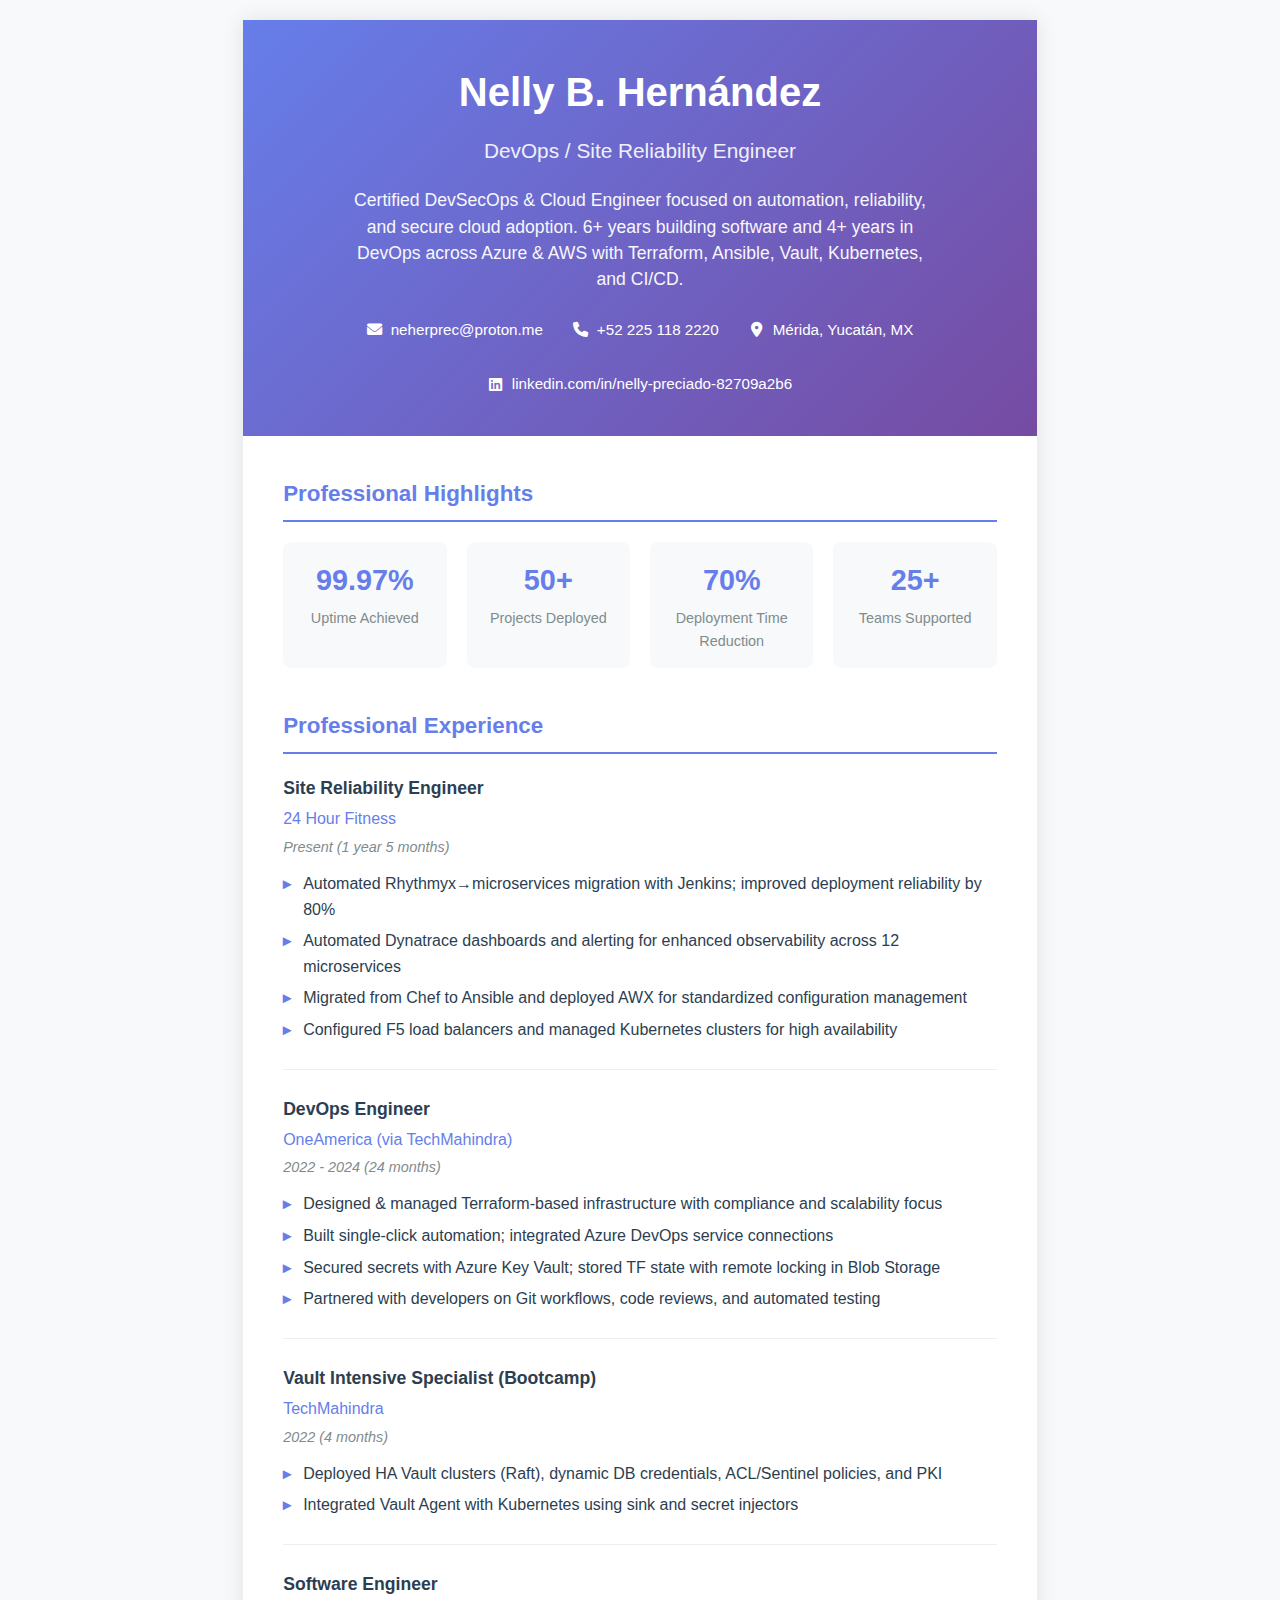
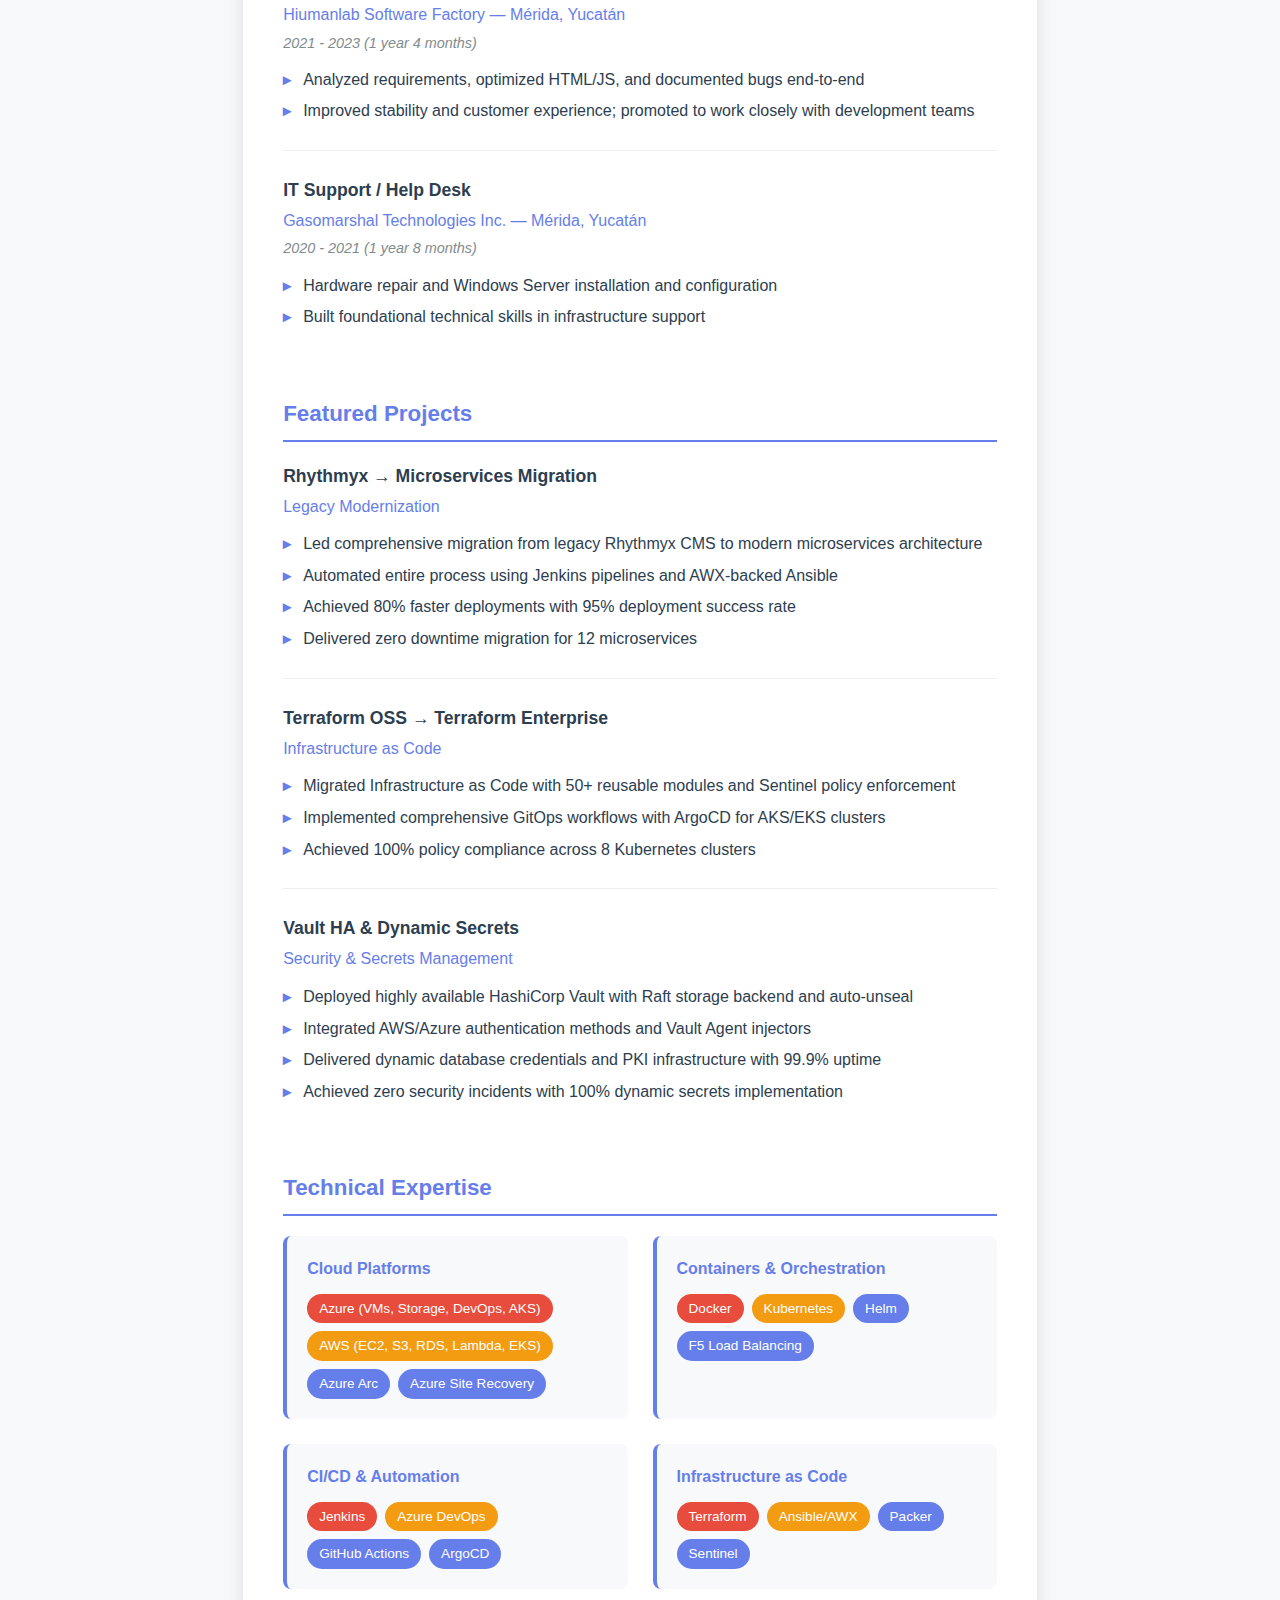
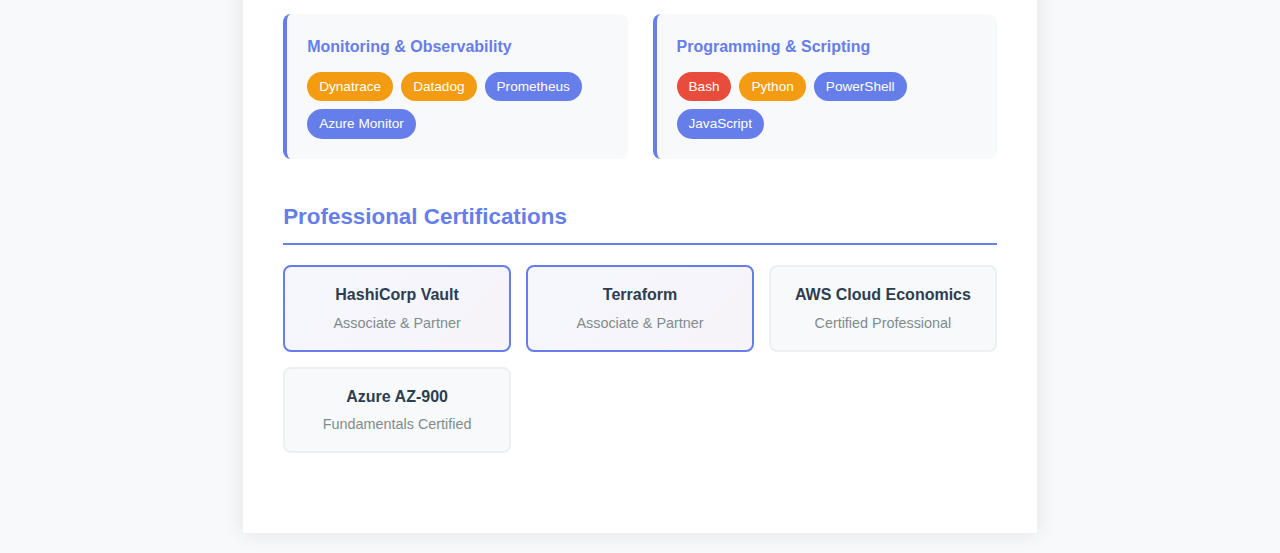
<file: CV_Nelly_Hernandez.html>
<!DOCTYPE html>
<html lang="en">
<head>
    <meta charset="UTF-8">
    <meta name="viewport" content="width=device-width, initial-scale=1.0">
    <title>CV - Nelly B. Hernández</title>
    <style>
        * {
            margin: 0;
            padding: 0;
            box-sizing: border-box;
        }
        
        body {
            font-family: 'Inter', -apple-system, BlinkMacSystemFont, sans-serif;
            line-height: 1.6;
            color: #2c3e50;
            background: #f8f9fa;
        }
        
        .cv-container {
            max-width: 210mm;
            margin: 20px auto;
            background: white;
            box-shadow: 0 0 20px rgba(0,0,0,0.1);
            min-height: 297mm;
        }
        
        .header {
            background: linear-gradient(135deg, #667eea 0%, #764ba2 100%);
            color: white;
            padding: 40px;
            text-align: center;
        }
        
        .header h1 {
            font-size: 2.5em;
            font-weight: 700;
            margin-bottom: 10px;
        }
        
        .header .title {
            font-size: 1.3em;
            font-weight: 300;
            margin-bottom: 20px;
            opacity: 0.9;
        }
        
        .header .summary {
            font-size: 1.1em;
            line-height: 1.5;
            max-width: 600px;
            margin: 0 auto;
            opacity: 0.95;
        }
        
        .contact-info {
            display: flex;
            justify-content: center;
            gap: 30px;
            margin-top: 25px;
            flex-wrap: wrap;
        }
        
        .contact-item {
            display: flex;
            align-items: center;
            gap: 8px;
            font-size: 0.95em;
        }
        
        .contact-item i {
            width: 16px;
        }
        
        .main-content {
            padding: 40px;
        }
        
        .section {
            margin-bottom: 40px;
        }
        
        .section-title {
            font-size: 1.4em;
            font-weight: 600;
            color: #667eea;
            margin-bottom: 20px;
            padding-bottom: 8px;
            border-bottom: 2px solid #667eea;
        }
        
        .two-column {
            display: grid;
            grid-template-columns: 1fr 1fr;
            gap: 40px;
        }
        
        .experience-item, .project-item {
            margin-bottom: 25px;
            padding-bottom: 20px;
            border-bottom: 1px solid #eee;
        }
        
        .experience-item:last-child, .project-item:last-child {
            border-bottom: none;
        }
        
        .job-header {
            margin-bottom: 12px;
        }
        
        .job-title {
            font-size: 1.1em;
            font-weight: 600;
            color: #2c3e50;
        }
        
        .company {
            font-weight: 500;
            color: #667eea;
            margin: 4px 0;
        }
        
        .duration {
            font-size: 0.9em;
            color: #7f8c8d;
            font-style: italic;
        }
        
        .achievements {
            margin-top: 10px;
        }
        
        .achievements ul {
            list-style: none;
            padding-left: 0;
        }
        
        .achievements li {
            margin-bottom: 6px;
            padding-left: 20px;
            position: relative;
        }
        
        .achievements li:before {
            content: "▸";
            color: #667eea;
            font-weight: bold;
            position: absolute;
            left: 0;
        }
        
        .skills-grid {
            display: grid;
            grid-template-columns: repeat(auto-fit, minmax(250px, 1fr));
            gap: 25px;
        }
        
        .skill-category {
            background: #f8f9fa;
            padding: 20px;
            border-radius: 8px;
            border-left: 4px solid #667eea;
        }
        
        .skill-category h4 {
            color: #667eea;
            margin-bottom: 12px;
            font-weight: 600;
        }
        
        .skill-tags {
            display: flex;
            flex-wrap: wrap;
            gap: 8px;
        }
        
        .skill-tag {
            background: #667eea;
            color: white;
            padding: 4px 12px;
            border-radius: 20px;
            font-size: 0.85em;
            font-weight: 500;
        }
        
        .skill-tag.expert {
            background: #e74c3c;
        }
        
        .skill-tag.advanced {
            background: #f39c12;
        }
        
        .certifications {
            display: grid;
            grid-template-columns: repeat(auto-fit, minmax(200px, 1fr));
            gap: 15px;
        }
        
        .cert-item {
            background: #f8f9fa;
            padding: 15px;
            border-radius: 8px;
            text-align: center;
            border: 2px solid #ecf0f1;
        }
        
        .cert-item.featured {
            border-color: #667eea;
            background: linear-gradient(135deg, #667eea10, #764ba210);
        }
        
        .cert-title {
            font-weight: 600;
            color: #2c3e50;
            margin-bottom: 4px;
        }
        
        .cert-level {
            font-size: 0.9em;
            color: #7f8c8d;
        }
        
        .stats {
            display: grid;
            grid-template-columns: repeat(auto-fit, minmax(150px, 1fr));
            gap: 20px;
            margin: 20px 0;
        }
        
        .stat-item {
            text-align: center;
            padding: 15px;
            background: #f8f9fa;
            border-radius: 8px;
        }
        
        .stat-number {
            font-size: 1.8em;
            font-weight: 700;
            color: #667eea;
        }
        
        .stat-label {
            font-size: 0.9em;
            color: #7f8c8d;
            margin-top: 4px;
        }
        
        @media print {
            body {
                background: white;
            }
            
            .cv-container {
                box-shadow: none;
                margin: 0;
            }
            
            .section {
                break-inside: avoid;
            }
        }
        
        @media (max-width: 768px) {
            .two-column {
                grid-template-columns: 1fr;
            }
            
            .contact-info {
                flex-direction: column;
                gap: 15px;
            }
            
            .header {
                padding: 30px 20px;
            }
            
            .main-content {
                padding: 30px 20px;
            }
        }
    </style>
</head>
<body>
    <div class="cv-container">
        <header class="header">
            <h1>Nelly B. Hernández</h1>
            <div class="title">DevOps / Site Reliability Engineer</div>
            <div class="summary">
                Certified DevSecOps & Cloud Engineer focused on automation, reliability, and secure cloud adoption. 6+ years building software and 4+ years in DevOps across Azure & AWS with Terraform, Ansible, Vault, Kubernetes, and CI/CD.
            </div>
            <div class="contact-info">
                <div class="contact-item">
                    <i class="fas fa-envelope"></i>
                    <span>neherprec@proton.me</span>
                </div>
                <div class="contact-item">
                    <i class="fas fa-phone"></i>
                    <span>+52 225 118 2220</span>
                </div>
                <div class="contact-item">
                    <i class="fas fa-map-marker-alt"></i>
                    <span>Mérida, Yucatán, MX</span>
                </div>
                <div class="contact-item">
                    <i class="fab fa-linkedin"></i>
                    <span>linkedin.com/in/nelly-preciado-82709a2b6</span>
                </div>
            </div>
        </header>
        
        <main class="main-content">
            <!-- Professional Summary Stats -->
            <section class="section">
                <h2 class="section-title">Professional Highlights</h2>
                <div class="stats">
                    <div class="stat-item">
                        <div class="stat-number">99.97%</div>
                        <div class="stat-label">Uptime Achieved</div>
                    </div>
                    <div class="stat-item">
                        <div class="stat-number">50+</div>
                        <div class="stat-label">Projects Deployed</div>
                    </div>
                    <div class="stat-item">
                        <div class="stat-number">70%</div>
                        <div class="stat-label">Deployment Time Reduction</div>
                    </div>
                    <div class="stat-item">
                        <div class="stat-number">25+</div>
                        <div class="stat-label">Teams Supported</div>
                    </div>
                </div>
            </section>
            
            <!-- Professional Experience -->
            <section class="section">
                <h2 class="section-title">Professional Experience</h2>
                
                <div class="experience-item">
                    <div class="job-header">
                        <div class="job-title">Site Reliability Engineer</div>
                        <div class="company">24 Hour Fitness</div>
                        <div class="duration">Present (1 year 5 months)</div>
                    </div>
                    <div class="achievements">
                        <ul>
                            <li>Automated Rhythmyx→microservices migration with Jenkins; improved deployment reliability by 80%</li>
                            <li>Automated Dynatrace dashboards and alerting for enhanced observability across 12 microservices</li>
                            <li>Migrated from Chef to Ansible and deployed AWX for standardized configuration management</li>
                            <li>Configured F5 load balancers and managed Kubernetes clusters for high availability</li>
                        </ul>
                    </div>
                </div>
                
                <div class="experience-item">
                    <div class="job-header">
                        <div class="job-title">DevOps Engineer</div>
                        <div class="company">OneAmerica (via TechMahindra)</div>
                        <div class="duration">2022 - 2024 (24 months)</div>
                    </div>
                    <div class="achievements">
                        <ul>
                            <li>Designed & managed Terraform-based infrastructure with compliance and scalability focus</li>
                            <li>Built single‑click automation; integrated Azure DevOps service connections</li>
                            <li>Secured secrets with Azure Key Vault; stored TF state with remote locking in Blob Storage</li>
                            <li>Partnered with developers on Git workflows, code reviews, and automated testing</li>
                        </ul>
                    </div>
                </div>
                
                <div class="experience-item">
                    <div class="job-header">
                        <div class="job-title">Vault Intensive Specialist (Bootcamp)</div>
                        <div class="company">TechMahindra</div>
                        <div class="duration">2022 (4 months)</div>
                    </div>
                    <div class="achievements">
                        <ul>
                            <li>Deployed HA Vault clusters (Raft), dynamic DB credentials, ACL/Sentinel policies, and PKI</li>
                            <li>Integrated Vault Agent with Kubernetes using sink and secret injectors</li>
                        </ul>
                    </div>
                </div>
                
                <div class="experience-item">
                    <div class="job-header">
                        <div class="job-title">Software Engineer</div>
                        <div class="company">Hiumanlab Software Factory — Mérida, Yucatán</div>
                        <div class="duration">2021 - 2023 (1 year 4 months)</div>
                    </div>
                    <div class="achievements">
                        <ul>
                            <li>Analyzed requirements, optimized HTML/JS, and documented bugs end‑to‑end</li>
                            <li>Improved stability and customer experience; promoted to work closely with development teams</li>
                        </ul>
                    </div>
                </div>
                
                <div class="experience-item">
                    <div class="job-header">
                        <div class="job-title">IT Support / Help Desk</div>
                        <div class="company">Gasomarshal Technologies Inc. — Mérida, Yucatán</div>
                        <div class="duration">2020 - 2021 (1 year 8 months)</div>
                    </div>
                    <div class="achievements">
                        <ul>
                            <li>Hardware repair and Windows Server installation and configuration</li>
                            <li>Built foundational technical skills in infrastructure support</li>
                        </ul>
                    </div>
                </div>
            </section>
            
            <!-- Key Projects -->
            <section class="section">
                <h2 class="section-title">Featured Projects</h2>
                
                <div class="project-item">
                    <div class="job-header">
                        <div class="job-title">Rhythmyx → Microservices Migration</div>
                        <div class="company">Legacy Modernization</div>
                    </div>
                    <div class="achievements">
                        <ul>
                            <li>Led comprehensive migration from legacy Rhythmyx CMS to modern microservices architecture</li>
                            <li>Automated entire process using Jenkins pipelines and AWX-backed Ansible</li>
                            <li>Achieved 80% faster deployments with 95% deployment success rate</li>
                            <li>Delivered zero downtime migration for 12 microservices</li>
                        </ul>
                    </div>
                </div>
                
                <div class="project-item">
                    <div class="job-header">
                        <div class="job-title">Terraform OSS → Terraform Enterprise</div>
                        <div class="company">Infrastructure as Code</div>
                    </div>
                    <div class="achievements">
                        <ul>
                            <li>Migrated Infrastructure as Code with 50+ reusable modules and Sentinel policy enforcement</li>
                            <li>Implemented comprehensive GitOps workflows with ArgoCD for AKS/EKS clusters</li>
                            <li>Achieved 100% policy compliance across 8 Kubernetes clusters</li>
                        </ul>
                    </div>
                </div>
                
                <div class="project-item">
                    <div class="job-header">
                        <div class="job-title">Vault HA & Dynamic Secrets</div>
                        <div class="company">Security & Secrets Management</div>
                    </div>
                    <div class="achievements">
                        <ul>
                            <li>Deployed highly available HashiCorp Vault with Raft storage backend and auto-unseal</li>
                            <li>Integrated AWS/Azure authentication methods and Vault Agent injectors</li>
                            <li>Delivered dynamic database credentials and PKI infrastructure with 99.9% uptime</li>
                            <li>Achieved zero security incidents with 100% dynamic secrets implementation</li>
                        </ul>
                    </div>
                </div>
            </section>
            
            <!-- Technical Skills -->
            <section class="section">
                <h2 class="section-title">Technical Expertise</h2>
                <div class="skills-grid">
                    <div class="skill-category">
                        <h4>Cloud Platforms</h4>
                        <div class="skill-tags">
                            <span class="skill-tag expert">Azure (VMs, Storage, DevOps, AKS)</span>
                            <span class="skill-tag advanced">AWS (EC2, S3, RDS, Lambda, EKS)</span>
                            <span class="skill-tag">Azure Arc</span>
                            <span class="skill-tag">Azure Site Recovery</span>
                        </div>
                    </div>
                    
                    <div class="skill-category">
                        <h4>Containers & Orchestration</h4>
                        <div class="skill-tags">
                            <span class="skill-tag expert">Docker</span>
                            <span class="skill-tag advanced">Kubernetes</span>
                            <span class="skill-tag">Helm</span>
                            <span class="skill-tag">F5 Load Balancing</span>
                        </div>
                    </div>
                    
                    <div class="skill-category">
                        <h4>CI/CD & Automation</h4>
                        <div class="skill-tags">
                            <span class="skill-tag expert">Jenkins</span>
                            <span class="skill-tag advanced">Azure DevOps</span>
                            <span class="skill-tag">GitHub Actions</span>
                            <span class="skill-tag">ArgoCD</span>
                        </div>
                    </div>
                    
                    <div class="skill-category">
                        <h4>Infrastructure as Code</h4>
                        <div class="skill-tags">
                            <span class="skill-tag expert">Terraform</span>
                            <span class="skill-tag advanced">Ansible/AWX</span>
                            <span class="skill-tag">Packer</span>
                            <span class="skill-tag">Sentinel</span>
                        </div>
                    </div>
                    
                    <div class="skill-category">
                        <h4>Monitoring & Observability</h4>
                        <div class="skill-tags">
                            <span class="skill-tag advanced">Dynatrace</span>
                            <span class="skill-tag advanced">Datadog</span>
                            <span class="skill-tag">Prometheus</span>
                            <span class="skill-tag">Azure Monitor</span>
                        </div>
                    </div>
                    
                    <div class="skill-category">
                        <h4>Programming & Scripting</h4>
                        <div class="skill-tags">
                            <span class="skill-tag expert">Bash</span>
                            <span class="skill-tag advanced">Python</span>
                            <span class="skill-tag">PowerShell</span>
                            <span class="skill-tag">JavaScript</span>
                        </div>
                    </div>
                </div>
            </section>
            
            <!-- Certifications -->
            <section class="section">
                <h2 class="section-title">Professional Certifications</h2>
                <div class="certifications">
                    <div class="cert-item featured">
                        <div class="cert-title">HashiCorp Vault</div>
                        <div class="cert-level">Associate & Partner</div>
                    </div>
                    <div class="cert-item featured">
                        <div class="cert-title">Terraform</div>
                        <div class="cert-level">Associate & Partner</div>
                    </div>
                    <div class="cert-item">
                        <div class="cert-title">AWS Cloud Economics</div>
                        <div class="cert-level">Certified Professional</div>
                    </div>
                    <div class="cert-item">
                        <div class="cert-title">Azure AZ-900</div>
                        <div class="cert-level">Fundamentals Certified</div>
                    </div>
                </div>
            </section>
        </main>
    </div>
    
    <!-- Font Awesome for icons -->
    <link href="https://cdnjs.cloudflare.com/ajax/libs/font-awesome/6.0.0/css/all.min.css" rel="stylesheet">
</body>
</html>
</file>
<file: styles.css>
/* Reset and Base Styles */
* {
    margin: 0;
    padding: 0;
    box-sizing: border-box;
}

body {
    font-family: 'Inter', sans-serif;
    line-height: 1.6;
    color: #333;
    background-color: #0a0a0a;
    overflow-x: hidden;
}

html {
    scroll-behavior: smooth;
}

.container {
    max-width: 1200px;
    margin: 0 auto;
    padding: 0 20px;
}

/* Navigation */
.navbar {
    position: fixed;
    top: 0;
    width: 100%;
    background: rgba(10, 10, 10, 0.95);
    backdrop-filter: blur(10px);
    border-bottom: 1px solid rgba(255, 255, 255, 0.1);
    z-index: 1000;
    transition: all 0.3s ease;
}

.nav-container {
    max-width: 1200px;
    margin: 0 auto;
    padding: 0 20px;
    display: flex;
    justify-content: space-between;
    align-items: center;
    height: 70px;
}

.nav-logo {
    display: flex;
    align-items: center;
    gap: 10px;
    font-size: 1.5rem;
    font-weight: 700;
    color: #00d4ff;
}

.nav-logo i {
    font-size: 1.8rem;
}

.nav-menu {
    display: flex;
    list-style: none;
    gap: 30px;
}

.nav-link {
    color: #fff;
    text-decoration: none;
    font-weight: 500;
    transition: color 0.3s ease;
    position: relative;
}

.nav-link:hover {
    color: #00d4ff;
}

.nav-link::after {
    content: '';
    position: absolute;
    bottom: -5px;
    left: 0;
    width: 0;
    height: 2px;
    background: linear-gradient(90deg, #00d4ff, #0099cc);
    transition: width 0.3s ease;
}

.nav-link:hover::after {
    width: 100%;
}

.hamburger {
    display: none;
    flex-direction: column;
    cursor: pointer;
}

.bar {
    width: 25px;
    height: 3px;
    background: #fff;
    margin: 3px 0;
    transition: 0.3s;
}

/* Hero Section */
.hero {
    min-height: 100vh;
    display: flex;
    align-items: center;
    background: linear-gradient(135deg, #0a0a0a 0%, #1a1a2e 50%, #16213e 100%);
    position: relative;
    overflow: hidden;
}

.hero::before {
    content: '';
    position: absolute;
    top: 0;
    left: 0;
    right: 0;
    bottom: 0;
    background: url('data:image/svg+xml,<svg xmlns="http://www.w3.org/2000/svg" viewBox="0 0 100 100"><defs><pattern id="grid" width="10" height="10" patternUnits="userSpaceOnUse"><path d="M 10 0 L 0 0 0 10" fill="none" stroke="%23ffffff" stroke-width="0.5" opacity="0.1"/></pattern></defs><rect width="100" height="100" fill="url(%23grid)"/></svg>');
    opacity: 0.3;
}

.hero-container {
    max-width: 1200px;
    margin: 0 auto;
    padding: 0 20px;
    display: grid;
    grid-template-columns: 1fr 1fr;
    gap: 60px;
    align-items: center;
    position: relative;
    z-index: 1;
}

.hero-content {
    color: #fff;
}

.hero-title {
    font-size: 3.5rem;
    font-weight: 700;
    line-height: 1.2;
    margin-bottom: 20px;
}

.gradient-text {
    background: linear-gradient(135deg, #00d4ff, #0099cc, #0066ff);
    -webkit-background-clip: text;
    -webkit-text-fill-color: transparent;
    background-clip: text;
    animation: gradient-shift 3s ease-in-out infinite;
}

@keyframes gradient-shift {
    0%, 100% { background-position: 0% 50%; }
    50% { background-position: 100% 50%; }
}

.hero-subtitle {
    font-size: 1.2rem;
    color: #b0b0b0;
    margin-bottom: 30px;
    line-height: 1.6;
}

.hero-buttons {
    display: flex;
    gap: 20px;
    flex-wrap: wrap;
}

.btn {
    display: inline-flex;
    align-items: center;
    gap: 10px;
    padding: 12px 24px;
    border-radius: 8px;
    text-decoration: none;
    font-weight: 600;
    transition: all 0.3s ease;
    border: none;
    cursor: pointer;
    font-size: 1rem;
}

.btn-primary {
    background: linear-gradient(135deg, #00d4ff, #0099cc);
    color: #fff;
    box-shadow: 0 4px 15px rgba(0, 212, 255, 0.3);
}

.btn-primary:hover {
    transform: translateY(-2px);
    box-shadow: 0 8px 25px rgba(0, 212, 255, 0.4);
}

.btn-secondary {
    background: transparent;
    color: #fff;
    border: 2px solid #00d4ff;
}

.btn-secondary:hover {
    background: #00d4ff;
    color: #0a0a0a;
    transform: translateY(-2px);
}

/* Terminal Animation */
.hero-visual {
    display: flex;
    justify-content: center;
    align-items: center;
}

.terminal-window {
    background: #1e1e1e;
    border-radius: 12px;
    box-shadow: 0 20px 40px rgba(0, 0, 0, 0.3);
    overflow: hidden;
    width: 100%;
    max-width: 500px;
    animation: float 6s ease-in-out infinite;
}

@keyframes float {
    0%, 100% { transform: translateY(0px); }
    50% { transform: translateY(-10px); }
}

.terminal-header {
    background: #2d2d2d;
    padding: 12px 16px;
    display: flex;
    align-items: center;
    gap: 10px;
}

.terminal-buttons {
    display: flex;
    gap: 8px;
}

.terminal-buttons span {
    width: 12px;
    height: 12px;
    border-radius: 50%;
}

.btn-close { background: #ff5f57; }
.btn-minimize { background: #ffbd2e; }
.btn-maximize { background: #28ca42; }

.terminal-title {
    color: #fff;
    font-size: 0.9rem;
    margin-left: auto;
}

.terminal-body {
    padding: 20px;
    font-family: 'Courier New', monospace;
    color: #00ff00;
    background: #1e1e1e;
}

.terminal-line {
    margin-bottom: 10px;
}

.prompt {
    color: #00d4ff;
}

.command {
    color: #fff;
}

.typing-animation {
    border-right: 2px solid #00ff00;
    animation: typing 3s steps(40) infinite, blink 1s infinite;
}

@keyframes typing {
    0% { width: 0; }
    50% { width: 100%; }
    100% { width: 0; }
}

@keyframes blink {
    0%, 50% { border-color: #00ff00; }
    51%, 100% { border-color: transparent; }
}

.terminal-output {
    margin-top: 15px;
}

.output-line {
    margin-bottom: 5px;
    color: #b0b0b0;
}

.output-line.success {
    color: #00ff00;
}

/* Section Styles */
section {
    padding: 100px 0;
}

.section-title {
    font-size: 2.5rem;
    font-weight: 700;
    text-align: center;
    margin-bottom: 60px;
    color: #fff;
    position: relative;
}

.section-title::after {
    content: '';
    position: absolute;
    bottom: -10px;
    left: 50%;
    transform: translateX(-50%);
    width: 60px;
    height: 4px;
    background: linear-gradient(90deg, #00d4ff, #0099cc);
    border-radius: 2px;
}

/* About Section */
.about {
    background: #0a0a0a;
}

.about-content {
    display: grid;
    grid-template-columns: 2fr 1fr;
    gap: 60px;
    align-items: center;
}

.about-text {
    color: #b0b0b0;
    font-size: 1.1rem;
    line-height: 1.8;
}

.about-text p {
    margin-bottom: 20px;
    color: #b0b0b0;
    line-height: 1.7;
}

.stats {
    display: grid;
    grid-template-columns: repeat(3, 1fr);
    gap: 30px;
    margin-top: 40px;
}

.stat-item {
    text-align: center;
    padding: 20px;
    background: rgba(0, 212, 255, 0.1);
    border-radius: 12px;
    border: 1px solid rgba(0, 212, 255, 0.2);
    box-shadow: 0 4px 15px rgba(0, 212, 255, 0.1);
}

.stat-number {
    font-size: 2rem;
    font-weight: 700;
    color: #00d4ff;
    margin-bottom: 5px;
}

.stat-label {
    color: #b0b0b0;
    font-size: 0.9rem;
    font-weight: 500;
}

.about-image {
    display: flex;
    justify-content: center;
}

.image-placeholder {
    width: 250px;
    height: 250px;
    background: linear-gradient(135deg, #00d4ff, #0099cc);
    border-radius: 50%;
    display: flex;
    align-items: center;
    justify-content: center;
    font-size: 4rem;
    color: #fff;
    box-shadow: 0 20px 40px rgba(0, 212, 255, 0.3);
}

/* Skills Section */
.skills {
    background: #0a0a0a;
}

/* Certifications Showcase */
.certifications-showcase {
    margin-bottom: 50px;
    text-align: center;
}

.certifications-showcase h3 {
    color: #00d4ff;
    font-size: 1.8rem;
    margin-bottom: 30px;
    font-weight: 600;
}

.cert-grid {
    display: grid;
    grid-template-columns: repeat(auto-fit, minmax(250px, 1fr));
    gap: 20px;
    max-width: 1000px;
    margin: 0 auto;
}

.cert-item {
    background: rgba(255, 255, 255, 0.05);
    padding: 25px;
    border-radius: 12px;
    border: 1px solid rgba(255, 255, 255, 0.1);
    display: flex;
    align-items: center;
    gap: 15px;
    transition: all 0.3s ease;
    text-align: left;
}

.cert-item:hover {
    transform: translateY(-3px);
    box-shadow: 0 8px 25px rgba(0, 212, 255, 0.15);
    border-color: rgba(0, 212, 255, 0.3);
}

.cert-item.featured {
    border-color: rgba(0, 212, 255, 0.4);
    background: rgba(0, 212, 255, 0.08);
}

.cert-badge {
    min-width: 80px;
    height: 80px;
    display: flex;
    align-items: center;
    justify-content: center;
}

.cert-image {
    width: 70px;
    height: 70px;
    object-fit: contain;
    border-radius: 8px;
    transition: transform 0.3s ease;
}

.cert-item:hover .cert-image {
    transform: scale(1.05);
}

.cert-info h4 {
    color: #fff;
    font-size: 1.1rem;
    margin-bottom: 5px;
    font-weight: 600;
}

.cert-info p {
    color: #b0b0b0;
    font-size: 0.9rem;
    margin: 0;
}

/* Skills Grid */
.skills-grid {
    display: grid;
    grid-template-columns: repeat(auto-fit, minmax(350px, 1fr));
    gap: 30px;
}

.skill-category {
    background: rgba(255, 255, 255, 0.05);
    padding: 30px;
    border-radius: 12px;
    border: 1px solid rgba(255, 255, 255, 0.1);
    transition: transform 0.3s ease, box-shadow 0.3s ease;
}

.skill-category:hover {
    transform: translateY(-5px);
    box-shadow: 0 10px 30px rgba(0, 212, 255, 0.2);
}

/* Skill Header */
.skill-header {
    display: flex;
    align-items: flex-start;
    gap: 15px;
    margin-bottom: 25px;
}

.skill-icon {
    font-size: 2.5rem;
    color: #00d4ff;
    min-width: 60px;
    display: flex;
    align-items: center;
    justify-content: center;
}

.skill-info {
    flex: 1;
}

.skill-info h3 {
    color: #fff;
    font-size: 1.3rem;
    margin-bottom: 10px;
    font-weight: 600;
}

/* Skill Level */
.skill-level {
    display: flex;
    align-items: center;
    gap: 15px;
}

.level-text {
    color: #00d4ff;
    font-size: 0.9rem;
    font-weight: 600;
    min-width: 70px;
}

.level-bar {
    flex: 1;
    height: 8px;
    background: rgba(255, 255, 255, 0.1);
    border-radius: 4px;
    overflow: hidden;
}

.level-fill {
    height: 100%;
    background: linear-gradient(90deg, #00d4ff, #0099cc);
    border-radius: 4px;
    transition: width 0.8s ease;
}

/* Skill Items */
.skill-items {
    display: flex;
    flex-direction: column;
    gap: 12px;
}

.skill-item {
    display: flex;
    align-items: center;
    gap: 12px;
    padding: 12px 15px;
    background: rgba(255, 255, 255, 0.03);
    border-radius: 8px;
    border: 1px solid rgba(255, 255, 255, 0.05);
    transition: all 0.3s ease;
    position: relative;
}

.skill-item:hover {
    background: rgba(255, 255, 255, 0.08);
    border-color: rgba(0, 212, 255, 0.2);
    transform: translateX(5px);
}

.skill-item.featured {
    border-color: rgba(0, 212, 255, 0.3);
    background: rgba(0, 212, 255, 0.05);
}

.skill-item i {
    font-size: 1.2rem;
    color: #00d4ff;
    min-width: 20px;
}

.skill-item span {
    color: #e0e0e0;
    font-size: 0.95rem;
    flex: 1;
}

.skill-badge {
    background: linear-gradient(135deg, #00d4ff, #0099cc);
    color: #fff;
    padding: 4px 10px;
    border-radius: 12px;
    font-size: 0.75rem;
    font-weight: 600;
    text-transform: uppercase;
    letter-spacing: 0.5px;
}

/* Skills CTA */
.skills-cta {
    margin-top: 50px;
    text-align: center;
    padding: 40px;
    background: rgba(0, 212, 255, 0.05);
    border-radius: 12px;
    border: 1px solid rgba(0, 212, 255, 0.2);
}

.skills-cta h3 {
    color: #fff;
    font-size: 1.6rem;
    margin-bottom: 15px;
    font-weight: 600;
}

.skills-cta p {
    color: #b0b0b0;
    font-size: 1.1rem;
    margin-bottom: 25px;
}

/* Projects Section */
.projects {
    background: #111;
}

.projects-grid {
    display: grid;
    grid-template-columns: repeat(auto-fit, minmax(350px, 1fr));
    gap: 30px;
}

.project-card {
    background: rgba(255, 255, 255, 0.05);
    padding: 30px;
    border-radius: 12px;
    border: 1px solid rgba(255, 255, 255, 0.1);
    transition: all 0.3s ease;
    position: relative;
    overflow: hidden;
}

.project-card::before {
    content: '';
    position: absolute;
    top: 0;
    left: -100%;
    width: 100%;
    height: 100%;
    background: linear-gradient(90deg, transparent, rgba(0, 212, 255, 0.1), transparent);
    transition: left 0.5s ease;
}

.project-card:hover::before {
    left: 100%;
}

.project-card:hover {
    transform: translateY(-5px);
    box-shadow: 0 15px 35px rgba(0, 212, 255, 0.2);
    border-color: rgba(0, 212, 255, 0.3);
}

/* Project Image and Overlay */
.project-image {
    position: relative;
    width: 100%;
    height: 200px;
    background: linear-gradient(135deg, #1a1a2e, #16213e);
    border-radius: 8px;
    margin-bottom: 20px;
    overflow: hidden;
    display: flex;
    align-items: center;
    justify-content: center;
}

.project-overlay {
    position: absolute;
    top: 0;
    left: 0;
    right: 0;
    bottom: 0;
    background: rgba(0, 0, 0, 0.7);
    display: flex;
    align-items: center;
    justify-content: center;
    opacity: 0;
    transition: opacity 0.3s ease;
}

.project-card:hover .project-overlay {
    opacity: 1;
}

.project-links {
    display: flex;
    gap: 15px;
}

.project-link {
    color: #00d4ff;
    font-size: 1.5rem;
    padding: 10px;
    background: rgba(0, 212, 255, 0.1);
    border-radius: 50%;
    transition: all 0.3s ease;
    text-decoration: none;
}

.project-link:hover {
    color: #fff;
    background: rgba(0, 212, 255, 0.3);
    transform: scale(1.1);
}

.project-icon {
    font-size: 3rem;
    color: #00d4ff;
    opacity: 0.3;
}

/* Project Content */
.project-content {
    flex: 1;
}

.project-header {
    display: flex;
    justify-content: space-between;
    align-items: flex-start;
    margin-bottom: 15px;
    gap: 15px;
}

.project-title-section {
    flex: 1;
}

.project-title-section h3 {
    color: #fff;
    font-size: 1.4rem;
    font-weight: 600;
    margin-bottom: 8px;
    line-height: 1.3;
}

.project-category {
    display: inline-block;
    background: linear-gradient(135deg, #00d4ff, #0099cc);
    color: #fff;
    padding: 4px 12px;
    border-radius: 12px;
    font-size: 0.8rem;
    font-weight: 500;
    text-transform: uppercase;
    letter-spacing: 0.5px;
}

.project-status {
    display: flex;
    align-items: center;
    gap: 6px;
    padding: 6px 12px;
    border-radius: 20px;
    font-size: 0.8rem;
    font-weight: 500;
    text-transform: uppercase;
    letter-spacing: 0.5px;
    white-space: nowrap;
}

.project-status.completed {
    background: rgba(76, 175, 80, 0.2);
    color: #4caf50;
    border: 1px solid rgba(76, 175, 80, 0.3);
}

.project-status.in-progress {
    background: rgba(255, 193, 7, 0.2);
    color: #ffc107;
    border: 1px solid rgba(255, 193, 7, 0.3);
}

.project-status.planned {
    background: rgba(158, 158, 158, 0.2);
    color: #9e9e9e;
    border: 1px solid rgba(158, 158, 158, 0.3);
}

.project-description {
    color: #b0b0b0;
    line-height: 1.6;
    margin-bottom: 20px;
    font-size: 0.95rem;
}

/* Project Highlights */
.project-highlights {
    display: grid;
    grid-template-columns: repeat(auto-fit, minmax(180px, 1fr));
    gap: 12px;
    margin-bottom: 20px;
}

.highlight-item {
    display: flex;
    align-items: center;
    gap: 8px;
    padding: 8px 12px;
    background: rgba(0, 212, 255, 0.1);
    border-radius: 8px;
    border: 1px solid rgba(0, 212, 255, 0.2);
    font-size: 0.85rem;
    color: #fff;
}

.highlight-item i {
    color: #00d4ff;
    font-size: 0.9rem;
}

/* Project Metrics */
.project-metrics {
    display: grid;
    grid-template-columns: repeat(auto-fit, minmax(120px, 1fr));
    gap: 15px;
    margin-bottom: 20px;
}

.metric {
    display: flex;
    flex-direction: column;
    align-items: center;
    padding: 15px 10px;
    background: rgba(255, 255, 255, 0.05);
    border-radius: 8px;
    border: 1px solid rgba(255, 255, 255, 0.1);
    text-align: center;
}

.metric-icon {
    margin-bottom: 8px;
}

.metric-icon i {
    font-size: 1.5rem;
    color: #00d4ff;
}

.metric-info {
    display: flex;
    flex-direction: column;
    gap: 2px;
}

.metric-info .metric-value {
    font-size: 1.1rem;
    font-weight: 600;
    color: #fff;
}

.metric-info .metric-label {
    font-size: 0.8rem;
    color: #b0b0b0;
    text-transform: uppercase;
    letter-spacing: 0.5px;
}

/* Project Tech Tags */
.project-tech {
    display: flex;
    flex-wrap: wrap;
    gap: 8px;
    margin-bottom: 20px;
}

.tech-tag {
    background: rgba(0, 212, 255, 0.1);
    color: #00d4ff;
    padding: 6px 12px;
    border-radius: 12px;
    font-size: 0.8rem;
    font-weight: 500;
    border: 1px solid rgba(0, 212, 255, 0.3);
    transition: all 0.3s ease;
}

.tech-tag.primary {
    background: rgba(0, 212, 255, 0.2);
    color: #fff;
    border-color: rgba(0, 212, 255, 0.5);
    font-weight: 600;
}

.tech-tag:hover {
    background: rgba(0, 212, 255, 0.3);
    transform: translateY(-2px);
    box-shadow: 0 4px 8px rgba(0, 212, 255, 0.2);
}

/* Projects CTA Section */
.projects-cta {
    text-align: center;
    margin-top: 60px;
    padding: 40px;
    background: rgba(255, 255, 255, 0.05);
    border-radius: 15px;
    border: 1px solid rgba(255, 255, 255, 0.1);
}

.projects-cta h3 {
    color: #fff;
    font-size: 1.8rem;
    margin-bottom: 15px;
    font-weight: 600;
}

.projects-cta p {
    color: #b0b0b0;
    font-size: 1.1rem;
    margin-bottom: 30px;
    max-width: 600px;
    margin-left: auto;
    margin-right: auto;
}

.cta-buttons {
    display: flex;
    gap: 20px;
    justify-content: center;
    flex-wrap: wrap;
}

.cta-button {
    display: inline-flex;
    align-items: center;
    gap: 10px;
    padding: 12px 24px;
    border-radius: 25px;
    text-decoration: none;
    font-weight: 600;
    transition: all 0.3s ease;
    border: 2px solid transparent;
}

.cta-button {
    background: linear-gradient(135deg, #00d4ff, #0099cc);
    color: #fff;
}

.cta-button:hover {
    background: transparent;
    border-color: #00d4ff;
    color: #00d4ff;
    transform: translateY(-2px);
    box-shadow: 0 8px 20px rgba(0, 212, 255, 0.3);
}

.cta-button.secondary {
    background: transparent;
    border-color: rgba(255, 255, 255, 0.3);
    color: #fff;
}

.cta-button.secondary:hover {
    background: rgba(255, 255, 255, 0.1);
    border-color: #fff;
    transform: translateY(-2px);
}

/* Experience Section */
.experience {
    padding: 80px 0;
    background: linear-gradient(135deg, #0a0a0a 0%, #1a1a1a 30%, #0d1421 70%, #111 100%);
    color: white;
    position: relative;
    overflow: hidden;
}

.experience::before {
    content: '';
    position: absolute;
    top: 0;
    left: 0;
    right: 0;
    bottom: 0;
    background: url('data:image/svg+xml,<svg xmlns="http://www.w3.org/2000/svg" viewBox="0 0 100 100"><defs><pattern id="grid" width="10" height="10" patternUnits="userSpaceOnUse"><path d="M 10 0 L 0 0 0 10" fill="none" stroke="rgba(255,255,255,0.1)" stroke-width="0.5"/></pattern></defs><rect width="100" height="100" fill="url(%23grid)"/></svg>') repeat;
    opacity: 0.3;
}

.experience .container {
    position: relative;
    z-index: 1;
}

/* Experience Stats */
.experience-stats {
    display: grid;
    grid-template-columns: repeat(auto-fit, minmax(220px, 1fr));
    gap: 25px;
    margin: 50px 0 80px;
    max-width: 1000px;
    margin-left: auto;
    margin-right: auto;
    padding: 0 20px;
}

.stat-card {
    background: rgba(0, 212, 255, 0.1);
    padding: 30px 20px;
    border-radius: 15px;
    text-align: center;
    backdrop-filter: blur(15px);
    border: 1px solid rgba(0, 212, 255, 0.2);
    transition: all 0.3s ease;
    position: relative;
    overflow: hidden;
    box-shadow: 0 8px 32px rgba(0, 212, 255, 0.1);
}

.stat-card::before {
    content: '';
    position: absolute;
    top: 0;
    left: -100%;
    width: 100%;
    height: 100%;
    background: linear-gradient(90deg, transparent, rgba(255, 255, 255, 0.1), transparent);
    transition: left 0.5s ease;
}

.stat-card:hover::before {
    left: 100%;
}

.stat-card:hover {
    transform: translateY(-10px) scale(1.05);
    background: rgba(0, 212, 255, 0.15);
    box-shadow: 0 20px 40px rgba(0, 212, 255, 0.2);
    border-color: rgba(0, 212, 255, 0.4);
}

.stat-icon {
    font-size: 2.5rem;
    margin-bottom: 15px;
    color: #00d4ff;
    text-shadow: 0 2px 10px rgba(0, 212, 255, 0.3);
}

.stat-info h3 {
    font-size: 2.5rem;
    font-weight: 700;
    margin: 10px 0 5px;
    color: #fff;
    text-shadow: 0 2px 10px rgba(0, 0, 0, 0.3);
}

.stat-info p {
    font-size: 1rem;
    color: rgba(255, 255, 255, 0.8);
    margin: 0;
}

/* Timeline */
.timeline {
    position: relative;
    max-width: 1200px;
    margin: 0 auto;
    padding: 40px 0;
}

.timeline::before {
    content: '';
    position: absolute;
    left: 50%;
    top: 0;
    bottom: 0;
    width: 4px;
    background: linear-gradient(to bottom, #00d4ff, rgba(0, 212, 255, 0.3));
    transform: translateX(-50%);
    border-radius: 2px;
}

.timeline-item {
    position: relative;
    margin: 60px 0;
    width: 50%;
    opacity: 0;
    transform: translateY(50px);
    transition: all 0.6s ease;
}

.timeline-item.animate {
    opacity: 1;
    transform: translateY(0);
}

.timeline-item:nth-child(odd) {
    left: 0;
    padding-right: 50px;
}

.timeline-item:nth-child(even) {
    left: 50%;
    padding-left: 50px;
}

.timeline-marker {
    position: absolute;
    top: 30px;
    z-index: 3;
}

.timeline-item:nth-child(odd) .timeline-marker {
    right: -15px;
}

.timeline-item:nth-child(even) .timeline-marker {
    left: -15px;
}

.timeline-dot {
    width: 30px;
    height: 30px;
    background: #00d4ff;
    border: 4px solid #fff;
    border-radius: 50%;
    position: relative;
    box-shadow: 0 0 20px rgba(0, 212, 255, 0.5);
    transition: all 0.3s ease;
}

.timeline-item.active .timeline-dot {
    background: #0099cc;
    box-shadow: 0 0 30px rgba(0, 153, 204, 0.7);
    animation: pulse 2s infinite;
}

@keyframes pulse {
    0%, 100% { transform: scale(1); }
    50% { transform: scale(1.1); }
}

.timeline-line {
    position: absolute;
    top: 15px;
    width: 50px;
    height: 2px;
    background: rgba(255, 255, 255, 0.3);
}

.timeline-item:nth-child(odd) .timeline-line {
    right: 30px;
}

.timeline-item:nth-child(even) .timeline-line {
    left: 30px;
}

.timeline-card {
    background: rgba(255, 255, 255, 0.1);
    border-radius: 20px;
    backdrop-filter: blur(15px);
    border: 1px solid rgba(255, 255, 255, 0.2);
    overflow: hidden;
    transition: all 0.4s ease;
    position: relative;
}

.timeline-card::before {
    content: '';
    position: absolute;
    top: 0;
    left: 0;
    right: 0;
    height: 4px;
    background: linear-gradient(90deg, #00d4ff, #0099cc, #007acc);
}

.timeline-card:hover {
    transform: translateY(-10px);
    background: rgba(255, 255, 255, 0.15);
    box-shadow: 0 25px 50px rgba(0, 0, 0, 0.3);
}

.timeline-header {
    padding: 25px 30px 15px;
    border-bottom: 1px solid rgba(255, 255, 255, 0.1);
    display: flex;
    justify-content: space-between;
    align-items: center;
}

.timeline-date {
    display: flex;
    align-items: center;
    gap: 10px;
    color: #00d4ff;
    font-weight: 600;
    font-size: 1.1rem;
}

.timeline-duration {
    background: rgba(0, 212, 255, 0.2);
    color: #00d4ff;
    padding: 5px 15px;
    border-radius: 20px;
    font-size: 0.9rem;
    font-weight: 500;
}

.timeline-content {
    padding: 25px 30px 30px;
}

.role-info {
    margin-bottom: 25px;
}

.role-info h3 {
    color: #fff;
    margin-bottom: 10px;
    font-size: 1.5rem;
    font-weight: 600;
}

.role-info h4 {
    color: rgba(255, 255, 255, 0.8);
    margin-bottom: 20px;
    font-weight: 400;
    display: flex;
    align-items: center;
    gap: 10px;
}

.role-tags {
    display: flex;
    flex-wrap: wrap;
    gap: 10px;
}

.tag {
    background: rgba(255, 255, 255, 0.2);
    color: #fff;
    padding: 5px 12px;
    border-radius: 15px;
    font-size: 0.8rem;
    font-weight: 500;
    border: 1px solid rgba(255, 255, 255, 0.3);
    transition: all 0.3s ease;
}

.tag:hover {
    background: rgba(0, 212, 255, 0.3);
    border-color: #00d4ff;
    transform: translateY(-2px);
}

.achievements h5 {
    color: #00d4ff;
    margin-bottom: 20px;
    font-size: 1.1rem;
    display: flex;
    align-items: center;
    gap: 10px;
}

.achievement-grid {
    display: grid;
    gap: 20px;
}

.achievement-item {
    display: flex;
    gap: 15px;
    align-items: flex-start;
    padding: 15px;
    background: rgba(0, 212, 255, 0.05);
    border-radius: 10px;
    border-left: 3px solid #00d4ff;
    transition: all 0.3s ease;
}

.achievement-item:hover {
    background: rgba(0, 212, 255, 0.1);
    transform: translateX(5px);
    border-left-color: #0099cc;
}

.achievement-item i {
    color: #00d4ff;
    font-size: 1.2rem;
    margin-top: 2px;
    min-width: 20px;
}

.achievement-item strong {
    color: #fff;
    display: block;
    margin-bottom: 5px;
    font-size: 1rem;
}

.achievement-item p {
    color: rgba(255, 255, 255, 0.8);
    margin: 0;
    font-size: 0.9rem;
    line-height: 1.4;
}

/* Experience CTA */
.experience-cta {
    text-align: center;
    margin-top: 80px;
    padding: 40px;
    background: rgba(255, 255, 255, 0.1);
    border-radius: 20px;
    backdrop-filter: blur(10px);
    border: 1px solid rgba(255, 255, 255, 0.2);
}

.experience-cta h3 {
    color: #fff;
    margin-bottom: 15px;
    font-size: 1.8rem;
}

.experience-cta p {
    color: rgba(255, 255, 255, 0.8);
    margin-bottom: 30px;
    font-size: 1.1rem;
}

.experience-cta .btn {
    display: inline-flex;
    align-items: center;
    gap: 10px;
    padding: 15px 30px;
    font-size: 1.1rem;
    transition: all 0.3s ease;
}

.experience-cta .btn:hover {
    transform: translateY(-3px);
    box-shadow: 0 15px 30px rgba(0, 0, 0, 0.3);
}

/* Blog Section */
.blog-section {
    padding: 100px 0;
    background: linear-gradient(135deg, #667eea 0%, #764ba2 100%);
    color: white;
}

.blog-grid {
    display: grid;
    grid-template-columns: repeat(auto-fit, minmax(350px, 1fr));
    gap: 30px;
    margin-top: 50px;
}

.blog-card {
    background: rgba(255, 255, 255, 0.1);
    backdrop-filter: blur(10px);
    border-radius: 15px;
    padding: 30px;
    border: 1px solid rgba(255, 255, 255, 0.2);
    transition: all 0.3s ease;
    position: relative;
    overflow: hidden;
}

.blog-card::before {
    content: '';
    position: absolute;
    top: 0;
    left: 0;
    right: 0;
    height: 4px;
    background: linear-gradient(90deg, #ff6b6b, #4ecdc4, #45b7d1);
    transform: scaleX(0);
    transition: transform 0.3s ease;
}

.blog-card:hover::before {
    transform: scaleX(1);
}

.blog-card:hover {
    transform: translateY(-10px);
    background: rgba(255, 255, 255, 0.15);
    box-shadow: 0 20px 40px rgba(0, 0, 0, 0.3);
}

.blog-header {
    display: flex;
    justify-content: space-between;
    align-items: center;
    margin-bottom: 20px;
}

.blog-category {
    background: linear-gradient(135deg, #ff6b6b, #ee5a24);
    color: white;
    padding: 5px 15px;
    border-radius: 20px;
    font-size: 0.8rem;
    font-weight: 600;
    text-transform: uppercase;
    letter-spacing: 0.5px;
}

.blog-date {
    color: rgba(255, 255, 255, 0.7);
    font-size: 0.9rem;
}

.blog-title {
    font-size: 1.4rem;
    font-weight: 700;
    margin-bottom: 15px;
    line-height: 1.4;
    color: white;
}

.blog-excerpt {
    color: rgba(255, 255, 255, 0.9);
    line-height: 1.6;
    margin-bottom: 20px;
    font-size: 0.95rem;
}

.blog-tags {
    display: flex;
    flex-wrap: wrap;
    gap: 8px;
    margin-bottom: 20px;
}

.blog-tag {
    background: rgba(255, 255, 255, 0.2);
    color: white;
    padding: 4px 12px;
    border-radius: 15px;
    font-size: 0.8rem;
    border: 1px solid rgba(255, 255, 255, 0.3);
}

.blog-link {
    color: #4ecdc4;
    text-decoration: none;
    font-weight: 600;
    display: inline-flex;
    align-items: center;
    gap: 8px;
    transition: all 0.3s ease;
}

.blog-link:hover {
    color: #45b7d1;
    transform: translateX(5px);
}

.blog-link i {
    transition: transform 0.3s ease;
}

.blog-link:hover i {
    transform: translateX(5px);
}

.blog-cta {
    text-align: center;
    margin-top: 60px;
    padding: 40px;
    background: rgba(255, 255, 255, 0.1);
    border-radius: 15px;
    backdrop-filter: blur(10px);
}

.blog-cta p {
    font-size: 1.2rem;
    margin-bottom: 20px;
    color: rgba(255, 255, 255, 0.9);
}

.blog-cta .cta-button {
    display: inline-block;
    background: linear-gradient(135deg, #4ecdc4, #45b7d1);
    color: white;
    padding: 15px 30px;
    border-radius: 30px;
    text-decoration: none;
    font-weight: 600;
    transition: all 0.3s ease;
    border: 2px solid transparent;
}

.blog-cta .cta-button:hover {
    background: transparent;
    border-color: #4ecdc4;
    transform: translateY(-2px);
    box-shadow: 0 10px 20px rgba(78, 205, 196, 0.3);
}

/* Contact Section */
.contact {
    padding: 100px 0;
    background: linear-gradient(135deg, #ff6b6b 0%, #ee5a24 50%, #ff9ff3 100%);
    color: white;
    position: relative;
    overflow: hidden;
}

.contact::before {
    content: '';
    position: absolute;
    top: 0;
    left: 0;
    right: 0;
    bottom: 0;
    background: url('data:image/svg+xml,<svg xmlns="http://www.w3.org/2000/svg" viewBox="0 0 100 100"><defs><pattern id="grid" width="10" height="10" patternUnits="userSpaceOnUse"><path d="M 10 0 L 0 0 0 10" fill="none" stroke="rgba(255,255,255,0.1)" stroke-width="0.5"/></pattern></defs><rect width="100" height="100" fill="url(%23grid)"/></svg>') repeat;
    opacity: 0.3;
}

.contact .container {
    position: relative;
    z-index: 1;
}

.section-subtitle {
    text-align: center;
    font-size: 1.2rem;
    opacity: 0.9;
    margin-bottom: 60px;
    max-width: 600px;
    margin-left: auto;
    margin-right: auto;
}

.contact-content {
    display: grid;
    grid-template-columns: 1fr 1fr;
    gap: 60px;
    margin-top: 60px;
}

.contact-info {
    display: flex;
    flex-direction: column;
    gap: 40px;
}

.contact-header h3 {
    font-size: 2.2rem;
    margin-bottom: 15px;
    color: #fff;
    font-weight: 700;
}

.contact-header p {
    font-size: 1.1rem;
    opacity: 0.9;
    line-height: 1.6;
}

.contact-methods {
    display: flex;
    flex-direction: column;
    gap: 30px;
}

.contact-item {
    display: flex;
    align-items: flex-start;
    gap: 20px;
    padding: 25px;
    background: rgba(255, 255, 255, 0.1);
    border-radius: 15px;
    backdrop-filter: blur(10px);
    border: 1px solid rgba(255, 255, 255, 0.2);
    transition: all 0.3s ease;
}

.contact-item:hover {
    transform: translateY(-5px);
    background: rgba(255, 255, 255, 0.15);
    box-shadow: 0 10px 30px rgba(0, 0, 0, 0.2);
}

.contact-icon {
    display: flex;
    align-items: center;
    justify-content: center;
    width: 50px;
    height: 50px;
    background: linear-gradient(135deg, #ffd700, #ffed4e);
    border-radius: 12px;
    flex-shrink: 0;
}

.contact-icon i {
    font-size: 1.4rem;
    color: #fff;
    text-shadow: 0 2px 10px rgba(255, 255, 255, 0.3);
}

.contact-details h4 {
    font-size: 1.3rem;
    margin-bottom: 8px;
    color: #fff;
    font-weight: 600;
}

.contact-details a {
    color: #ffd700;
    text-decoration: none;
    font-size: 1.1rem;
    font-weight: 500;
    transition: color 0.3s ease;
}

.contact-details a:hover {
    color: #ffed4e;
    text-decoration: underline;
}

.contact-details span {
    display: block;
    font-size: 1.1rem;
    color: #fff;
}

.response-time {
    font-size: 0.9rem !important;
    opacity: 0.8;
    margin-top: 5px;
    font-style: italic;
}

.availability-status {
    display: flex;
    align-items: center;
    gap: 12px;
    padding: 20px;
    background: rgba(76, 175, 80, 0.2);
    border-radius: 12px;
    border: 1px solid rgba(76, 175, 80, 0.3);
}

.status-indicator {
    width: 12px;
    height: 12px;
    border-radius: 50%;
    background: #4caf50;
    animation: pulse 2s infinite;
}

@keyframes pulse {
    0% { box-shadow: 0 0 0 0 rgba(76, 175, 80, 0.7); }
    70% { box-shadow: 0 0 0 10px rgba(76, 175, 80, 0); }
    100% { box-shadow: 0 0 0 0 rgba(76, 175, 80, 0); }
}

.contact-form-container {
    background: rgba(255, 255, 255, 0.15);
    padding: 40px;
    border-radius: 20px;
    backdrop-filter: blur(15px);
    border: 1px solid rgba(255, 255, 255, 0.25);
    box-shadow: 0 12px 40px rgba(0, 0, 0, 0.15);
}

.contact-form h3 {
    font-size: 2rem;
    margin-bottom: 15px;
    color: #fff;
    font-weight: 700;
}

.contact-form p {
    font-size: 1rem;
    opacity: 0.9;
    margin-bottom: 30px;
    line-height: 1.6;
}

.form-row {
    display: grid;
    grid-template-columns: 1fr 1fr;
    gap: 20px;
    margin-bottom: 25px;
}

.form-group {
    margin-bottom: 25px;
}

.form-group label {
    display: block;
    margin-bottom: 8px;
    color: #fff;
    font-weight: 500;
    font-size: 0.95rem;
}

.form-group input,
.form-group textarea,
.form-group select {
    width: 100%;
    padding: 15px 18px;
    border: none;
    border-radius: 12px;
    background: rgba(255, 255, 255, 0.9);
    font-size: 1rem;
    transition: all 0.3s ease;
    font-family: inherit;
}

.form-group input:focus,
.form-group textarea:focus,
.form-group select:focus {
    outline: none;
    background: rgba(255, 255, 255, 1);
    transform: translateY(-2px);
    box-shadow: 0 8px 25px rgba(0, 0, 0, 0.15);
}

.form-group textarea {
    resize: vertical;
    min-height: 120px;
    line-height: 1.6;
}

.char-counter {
    text-align: right;
    margin-top: 8px;
    font-size: 0.85rem;
    opacity: 0.8;
}

.checkbox-group {
    margin: 30px 0;
}

.checkbox-label {
    display: flex;
    align-items: flex-start;
    gap: 12px;
    cursor: pointer;
    font-size: 0.95rem;
    line-height: 1.5;
}

.checkbox-label input[type="checkbox"] {
    display: none;
}

.checkmark {
    width: 20px;
    height: 20px;
    background: rgba(255, 255, 255, 0.2);
    border-radius: 4px;
    border: 2px solid rgba(255, 255, 255, 0.3);
    position: relative;
    flex-shrink: 0;
    margin-top: 2px;
    transition: all 0.3s ease;
}

.checkbox-label input[type="checkbox"]:checked + .checkmark {
    background: #ffd700;
    border-color: #ffd700;
}

.checkbox-label input[type="checkbox"]:checked + .checkmark::after {
    content: '✓';
    position: absolute;
    top: 50%;
    left: 50%;
    transform: translate(-50%, -50%);
    color: #333;
    font-weight: bold;
    font-size: 12px;
}

.form-note {
    display: flex;
    align-items: center;
    gap: 10px;
    margin-top: 20px;
    padding: 15px;
    background: rgba(255, 255, 255, 0.1);
    border-radius: 8px;
    font-size: 0.9rem;
    opacity: 0.9;
}

.form-note i {
    color: #4caf50;
}

.submit-btn {
    background: linear-gradient(135deg, #fff, #f8f9fa);
    color: #ee5a24;
    border: none;
    padding: 15px 40px;
    border-radius: 50px;
    font-size: 1.1rem;
    font-weight: 600;
    cursor: pointer;
    transition: all 0.3s ease;
    text-transform: uppercase;
    letter-spacing: 1px;
    box-shadow: 0 4px 15px rgba(255, 255, 255, 0.3);
}

.submit-btn:hover {
    background: linear-gradient(135deg, #f8f9fa, #e9ecef);
    transform: translateY(-2px);
    box-shadow: 0 8px 25px rgba(255, 255, 255, 0.4);
}

/* Footer */
.footer {
    background: #0a0a0a;
    padding: 40px 0 20px;
    border-top: 1px solid rgba(255, 255, 255, 0.1);
}

.footer-content {
    display: flex;
    justify-content: space-between;
    align-items: center;
    margin-bottom: 20px;
}

.footer-logo {
    display: flex;
    align-items: center;
    gap: 10px;
    font-size: 1.2rem;
    font-weight: 600;
    color: #00d4ff;
}

.footer-content p {
    color: #b0b0b0;
    margin-top: 10px;
}

.social-links {
    display: flex;
    gap: 20px;
}

.social-links a {
    color: #b0b0b0;
    font-size: 1.5rem;
    transition: all 0.3s ease;
}

.social-links a:hover {
    color: #00d4ff;
    transform: translateY(-2px);
}

.footer-bottom {
    text-align: center;
    padding-top: 20px;
    border-top: 1px solid rgba(255, 255, 255, 0.1);
    color: #888;
}

/* Responsive Design */
@media (max-width: 768px) {
    .nav-menu {
        position: fixed;
        left: -100%;
        top: 70px;
        flex-direction: column;
        background: rgba(10, 10, 10, 0.95);
        width: 100%;
        text-align: center;
        transition: 0.3s;
        padding: 20px 0;
        backdrop-filter: blur(10px);
    }

    .nav-menu.active {
        left: 0;
    }

    .hamburger {
        display: flex;
    }

    .hamburger.active .bar:nth-child(2) {
        opacity: 0;
    }

    .hamburger.active .bar:nth-child(1) {
        transform: translateY(8px) rotate(45deg);
    }

    .hamburger.active .bar:nth-child(3) {
        transform: translateY(-8px) rotate(-45deg);
    }

    .hero-container {
        grid-template-columns: 1fr;
        text-align: center;
        gap: 40px;
    }

    .hero-title {
        font-size: 2.5rem;
    }

    .about-content {
        grid-template-columns: 1fr;
        text-align: center;
    }

    .stats {
        grid-template-columns: 1fr;
    }

    /* Experience Mobile Styles */
    .experience {
        padding: 50px 0;
    }

    .experience-stats {
        grid-template-columns: repeat(2, 1fr);
        gap: 12px;
        margin: 25px 0 40px;
        padding: 0 10px;
    }

    .stat-card {
        padding: 20px 12px;
        text-align: center;
    }

    .stat-icon {
        font-size: 1.8rem;
        margin-bottom: 8px;
    }

    .stat-info h3 {
        font-size: 1.5rem;
        margin: 5px 0 3px;
    }

    .stat-info p {
        font-size: 0.85rem;
        line-height: 1.3;
    }

    .timeline {
        padding: 15px 0;
        margin: 0 10px;
    }

    .timeline::before {
        display: none;
    }

    .timeline-item {
        width: 100%;
        left: 0;
        padding-left: 0;
        padding-right: 10px;
        text-align: left;
        margin: 25px 0;
    }

    /* Force stacked items and neutralize desktop split rules */
    .timeline-item:nth-child(odd),
    .timeline-item:nth-child(even) {
        left: 0 !important;
        padding-left: 0 !important;
        padding-right: 0 !important;
        width: 100% !important;
    }

    /* Override per-side marker positioning from desktop */
    .timeline-item:nth-child(odd) .timeline-marker,
    .timeline-item:nth-child(even) .timeline-marker {
        position: relative !important;
        left: auto !important;
        right: auto !important;
        top: 0 !important;
        width: 100% !important;
        margin: 0 auto 12px auto !important;
        display: flex !important;
        justify-content: center !important;
    }

    .timeline-item .timeline-marker {
        position: relative;
        left: auto;
        right: auto;
        top: 0;
        width: 100%;
        margin: 0 auto 12px auto;
        display: flex;
        justify-content: center;
    }

    .timeline-dot {
        width: 20px;
        height: 20px;
        border: 2px solid #fff;
    }

    .timeline-line {
        display: none;
    }

    .timeline-card {
        border-radius: 12px;
        margin-bottom: 15px;
        margin-left: 5px;
        width: 100%;
        margin: 0;
        padding: 16px;
        box-sizing: border-box;
    }

    .timeline-header {
        padding: 20px 20px 15px;
        flex-direction: column;
        align-items: flex-start;
        gap: 12px;
    }

    .timeline-date {
        font-size: 0.95rem;
    }

    .timeline-duration {
        align-self: flex-start;
        font-size: 0.8rem;
        padding: 3px 10px;
    }

    .timeline-content {
        padding: 20px;
    }

    .role-info h3 {
        font-size: 1.2rem;
        line-height: 1.3;
        margin-bottom: 8px;
    }

    .role-info h4 {
        font-size: 0.95rem;
        margin-bottom: 15px;
    }

    .role-tags {
        gap: 6px;
        margin-bottom: 20px;
        flex-wrap: wrap;
    }

    .tag {
        font-size: 0.7rem;
        padding: 3px 8px;
    }

    .achievements {
        margin-top: 20px;
    }

    .achievements h5 {
        font-size: 0.95rem;
        margin-bottom: 15px;
    }

    .achievement-grid {
        display: grid;
        grid-template-columns: 1fr;
        gap: 12px;
    }

    .achievement-item {
        padding: 12px;
        gap: 10px;
        border-radius: 8px;
        flex-direction: row;
        align-items: flex-start;
    }

    .achievement-item i {
        font-size: 1rem;
        margin-top: 2px;
        flex-shrink: 0;
    }

    .achievement-item strong {
        font-size: 0.9rem;
        line-height: 1.3;
        margin-bottom: 3px;
    }

    .achievement-item p {
        font-size: 0.85rem;
        line-height: 1.4;
        margin: 0;
    }

    .experience-cta {
        margin-top: 40px;
        padding: 25px 15px;
    }

    .experience-cta h3 {
        font-size: 1.4rem;
        margin-bottom: 12px;
    }

    .experience-cta p {
        font-size: 0.95rem;
        margin-bottom: 20px;
    }

    .experience-cta .btn {
        padding: 12px 24px;
        font-size: 0.95rem;
    }

    .contact-content {
        grid-template-columns: 1fr;
        gap: 40px;
    }

    .contact-form-container {
        padding: 25px;
    }

    .form-row {
        grid-template-columns: 1fr;
        gap: 15px;
    }

    .contact-item {
        padding: 20px;
        flex-direction: column;
        text-align: center;
        gap: 15px;
    }

    .contact-icon {
        align-self: center;
    }

    .contact-details {
        text-align: center;
    }

    .contact-header h3 {
        font-size: 1.8rem;
    }

    .contact-form h3 {
        font-size: 1.6rem;
    }

    .section-subtitle {
        font-size: 1.1rem;
        padding: 0 20px;
    }

    .checkbox-label {
        font-size: 0.9rem;
    }

    .footer-content {
        flex-direction: column;
        gap: 20px;
        text-align: center;
    }

    .hero-buttons {
        justify-content: center;
    }
}

@media (max-width: 480px) {
    .hero-title {
        font-size: 2rem;
    }

    .section-title {
        font-size: 2rem;
    }

    .projects-grid {
        grid-template-columns: 1fr;
    }

    .project-card {
        padding: 20px;
    }

    .project-image {
        height: 150px;
    }

    .project-header {
        flex-direction: column;
        align-items: flex-start;
        gap: 10px;
    }

    .project-metrics {
        grid-template-columns: repeat(2, 1fr);
        gap: 10px;
    }

    .metric {
        padding: 10px 8px;
    }

    .project-highlights {
        grid-template-columns: 1fr;
        gap: 8px;
    }

    .highlight-item {
        padding: 6px 10px;
        font-size: 0.8rem;
    }

    .tech-tag {
        padding: 4px 8px;
        font-size: 0.75rem;
    }

    .project-links {
        justify-content: center;
    }

    .projects-cta {
        padding: 30px 20px;
    }

    .cta-buttons {
        flex-direction: column;
        align-items: center;
        gap: 15px;
    }

    .skills-grid {
        grid-template-columns: 1fr;
        gap: 20px;
    }

    .skill-category {
        padding: 20px;
    }

    .skill-header {
        flex-direction: column;
        align-items: center;
        text-align: center;
        gap: 10px;
        margin-bottom: 20px;
    }

    .skill-icon {
        font-size: 2rem;
        min-width: auto;
    }

    .skill-level {
        flex-direction: column;
        gap: 8px;
        width: 100%;
    }

    .level-text {
        min-width: auto;
        text-align: center;
    }

    .skill-item {
        padding: 10px 12px;
        gap: 10px;
    }

    .skill-item span {
        font-size: 0.9rem;
    }

    .skill-badge {
        padding: 3px 8px;
        font-size: 0.7rem;
    }

    .certifications-showcase {
        margin-bottom: 30px;
    }

    .certifications-showcase h3 {
        font-size: 1.5rem;
    }

    .cert-grid {
        grid-template-columns: 1fr;
        gap: 15px;
    }

    .cert-item {
        padding: 20px;
        flex-direction: column;
        text-align: center;
        gap: 12px;
    }

    .cert-badge {
        min-width: 60px;
        height: 60px;
    }
    
    .cert-image {
        width: 50px;
        height: 50px;
    }

    .skills-cta {
        padding: 25px 20px;
        margin-top: 30px;
    }

    .skills-cta h3 {
        font-size: 1.4rem;
    }

    .skills-cta p {
        font-size: 1rem;
    }

    /* Experience Extra Small Mobile */
    .experience {
        padding: 40px 0;
    }

    .experience-stats {
        grid-template-columns: 1fr;
        gap: 10px;
        padding: 0 15px;
        margin: 20px 0 30px;
    }

    .stat-card {
        padding: 18px 12px;
        margin: 0;
    }

    .stat-icon {
        font-size: 1.6rem;
    }

    .stat-info h3 {
        font-size: 1.4rem;
    }

    .stat-info p {
        font-size: 0.8rem;
    }

    .timeline {
        margin: 0 5px;
    }

    .timeline::before {
        display: none;
    }

    .timeline-item {
        padding-left: 0;
        padding-right: 8px;
        margin: 20px 0;
    }

    /* Force stacked items and neutralize desktop split rules (XS) */
    .timeline-item:nth-child(odd),
    .timeline-item:nth-child(even) {
        left: 0 !important;
        padding-left: 0 !important;
        padding-right: 0 !important;
        width: 100% !important;
    }

    /* Override per-side marker positioning from desktop (XS) */
    .timeline-item:nth-child(odd) .timeline-marker,
    .timeline-item:nth-child(even) .timeline-marker {
        position: relative !important;
        left: auto !important;
        right: auto !important;
        top: 0 !important;
        width: 100% !important;
        margin: 0 auto 10px auto !important;
        display: flex !important;
        justify-content: center !important;
    }

    .timeline-item .timeline-marker {
        position: relative;
        left: auto;
        right: auto;
        top: 0;
        width: 100%;
        margin: 0 auto 12px auto;
        display: flex;
        justify-content: center;
    }

    .timeline-dot {
        width: 18px;
        height: 18px;
        border: 2px solid #fff;
    }

    .timeline-header {
        padding: 15px 15px 10px;
        gap: 8px;
    }

    .timeline-content {
        padding: 15px;
    }

    .role-info h3 {
        font-size: 1.1rem;
        line-height: 1.3;
        margin-bottom: 6px;
    }

    .role-info h4 {
        font-size: 0.9rem;
        margin-bottom: 12px;
    }

    .role-tags {
        gap: 4px;
        margin-bottom: 15px;
    }

    .tag {
        font-size: 0.65rem;
        padding: 2px 6px;
    }

    .achievements h5 {
        font-size: 0.9rem;
        margin-bottom: 12px;
    }

    .achievement-item {
        flex-direction: column;
        text-align: center;
        gap: 8px;
        padding: 10px;
    }

    .achievement-item i {
        align-self: center;
        font-size: 0.95rem;
    }

    .achievement-item strong {
        font-size: 0.85rem;
        margin-bottom: 2px;
    }

    .achievement-item p {
        font-size: 0.8rem;
        line-height: 1.3;
    }

    .experience-cta {
        padding: 20px 12px;
        margin-top: 30px;
    }

    .experience-cta h3 {
        font-size: 1.3rem;
        margin-bottom: 10px;
    }

    .experience-cta p {
        font-size: 0.9rem;
        margin-bottom: 18px;
    }

    .experience-cta .btn {
        padding: 10px 18px;
        font-size: 0.9rem;
    }

    .project-image {
        height: 120px;
    }

    .project-metrics {
        grid-template-columns: 1fr;
        gap: 8px;
    }

    .project-highlights {
        grid-template-columns: 1fr;
    }

    .highlight-item {
        padding: 5px 8px;
        font-size: 0.75rem;
    }

    .tech-tag {
        padding: 3px 6px;
        font-size: 0.7rem;
    }

    .projects-cta {
        padding: 20px 15px;
    }

    .projects-cta h3 {
        font-size: 1.4rem;
    }

    .skill-category {
        padding: 15px;
    }

    .skill-header {
        gap: 8px;
        margin-bottom: 15px;
    }

    .skill-icon {
        font-size: 1.8rem;
    }

    .skill-info h3 {
        font-size: 1.1rem;
    }

    .skill-item {
        padding: 8px 10px;
        gap: 8px;
    }

    .skill-item span {
        font-size: 0.85rem;
    }

    .skill-badge {
        padding: 2px 6px;
        font-size: 0.65rem;
    }

    .certifications-showcase h3 {
        font-size: 1.3rem;
    }

    .cert-item {
        padding: 15px;
        gap: 10px;
    }



    .cert-info h4 {
        font-size: 1rem;
    }

    .cert-info p {
        font-size: 0.8rem;
    }

    .skills-cta {
        padding: 20px 15px;
    }

    .skills-cta h3 {
        font-size: 1.2rem;
    }

    .skills-cta p {
        font-size: 0.9rem;
    }

    .blog-grid {
        grid-template-columns: 1fr;
        gap: 20px;
    }

    .blog-card {
        padding: 20px;
    }

    .blog-header {
        flex-direction: column;
        align-items: flex-start;
        gap: 10px;
    }

    .blog-title {
        font-size: 1.2rem;
    }

    .blog-cta {
        padding: 30px 20px;
        margin-top: 40px;
    }

    .btn {
        padding: 10px 20px;
        font-size: 0.9rem;
    }
}

/* Scroll animations */
@keyframes fadeInUp {
    from {
        opacity: 0;
        transform: translateY(30px);
    }
    to {
        opacity: 1;
        transform: translateY(0);
    }
}

.fade-in-up {
    animation: fadeInUp 0.6s ease-out;
}

/* Loading animation */
.loading {
    opacity: 0;
    transform: translateY(20px);
    transition: all 0.6s ease;
}

.loading.loaded {
    opacity: 1;
    transform: translateY(0);
}

/* Accessibility: reduce motion for users who prefer it */
@media (prefers-reduced-motion: reduce) {
  * { 
    animation-duration: 0.001ms !important; 
    animation-iteration-count: 1 !important; 
    transition-duration: 0.001ms !important; 
    scroll-behavior: auto !important; 
  }
}
</file>
